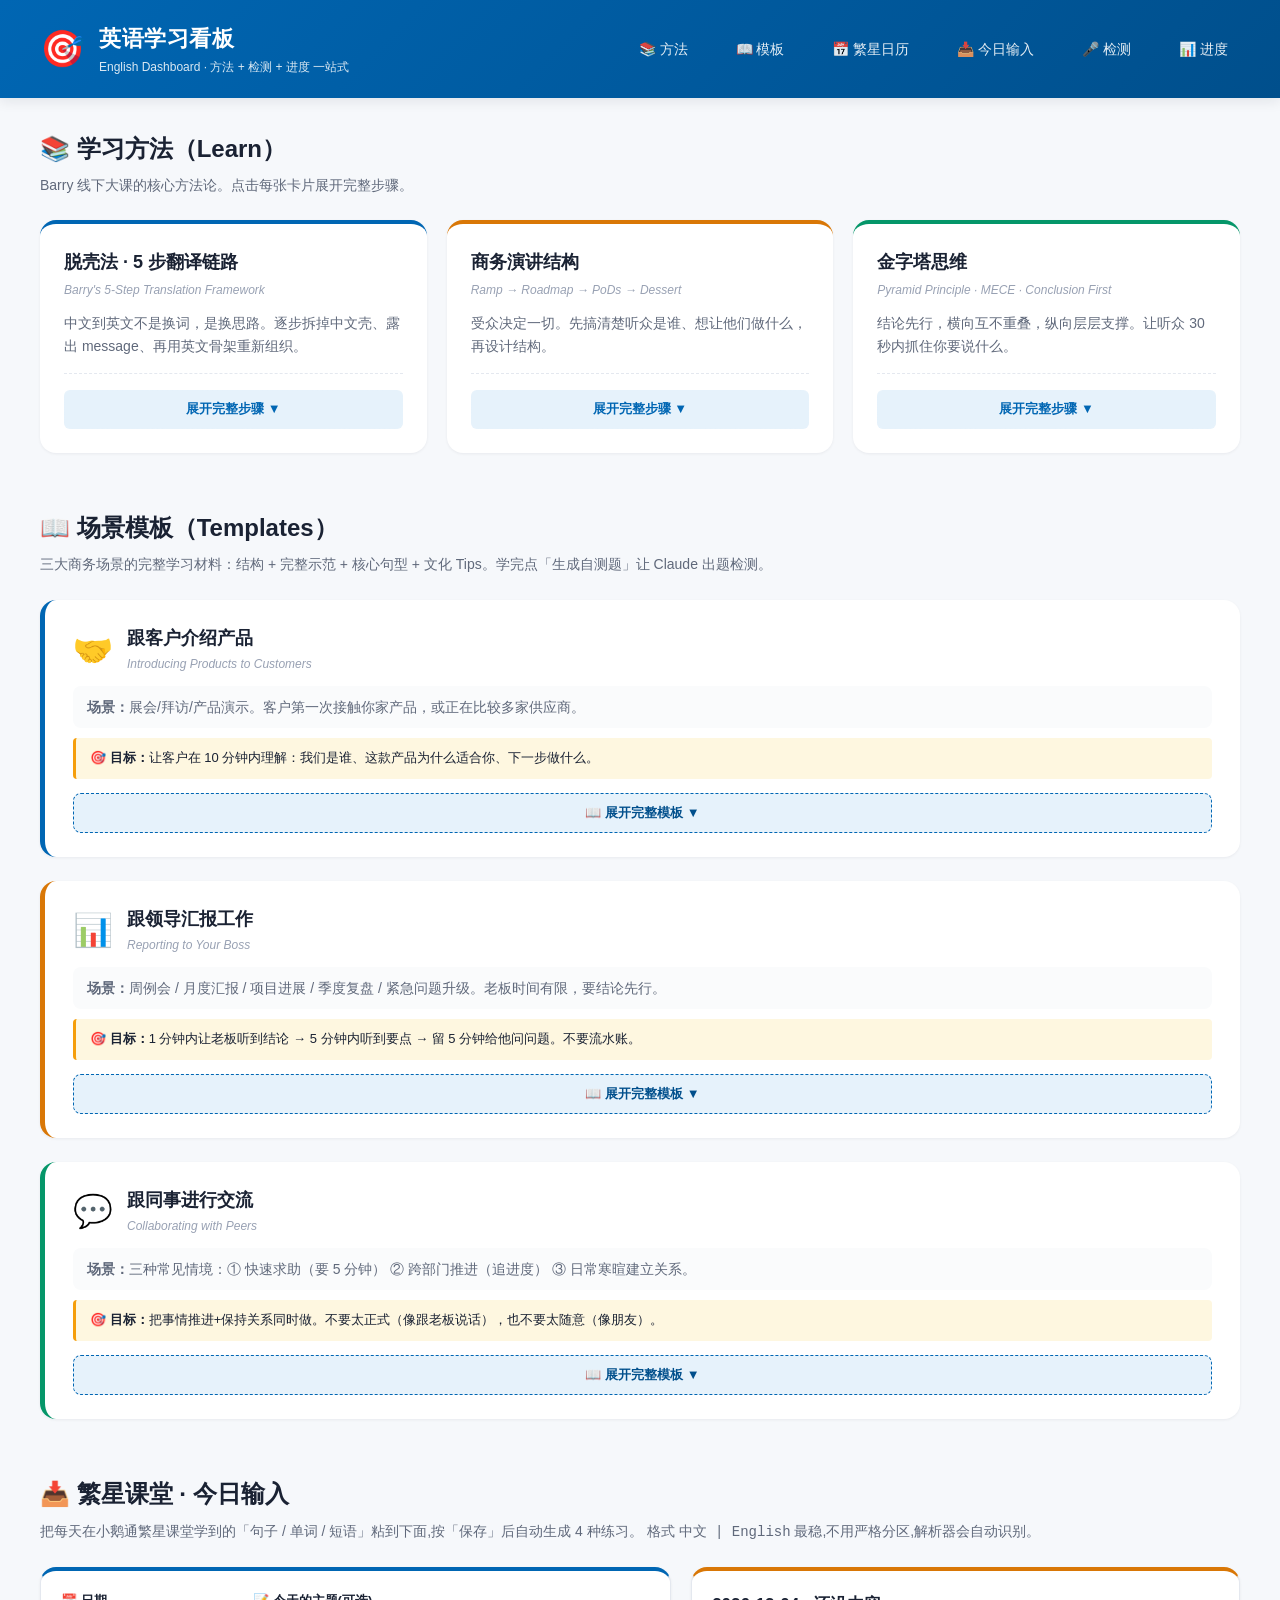
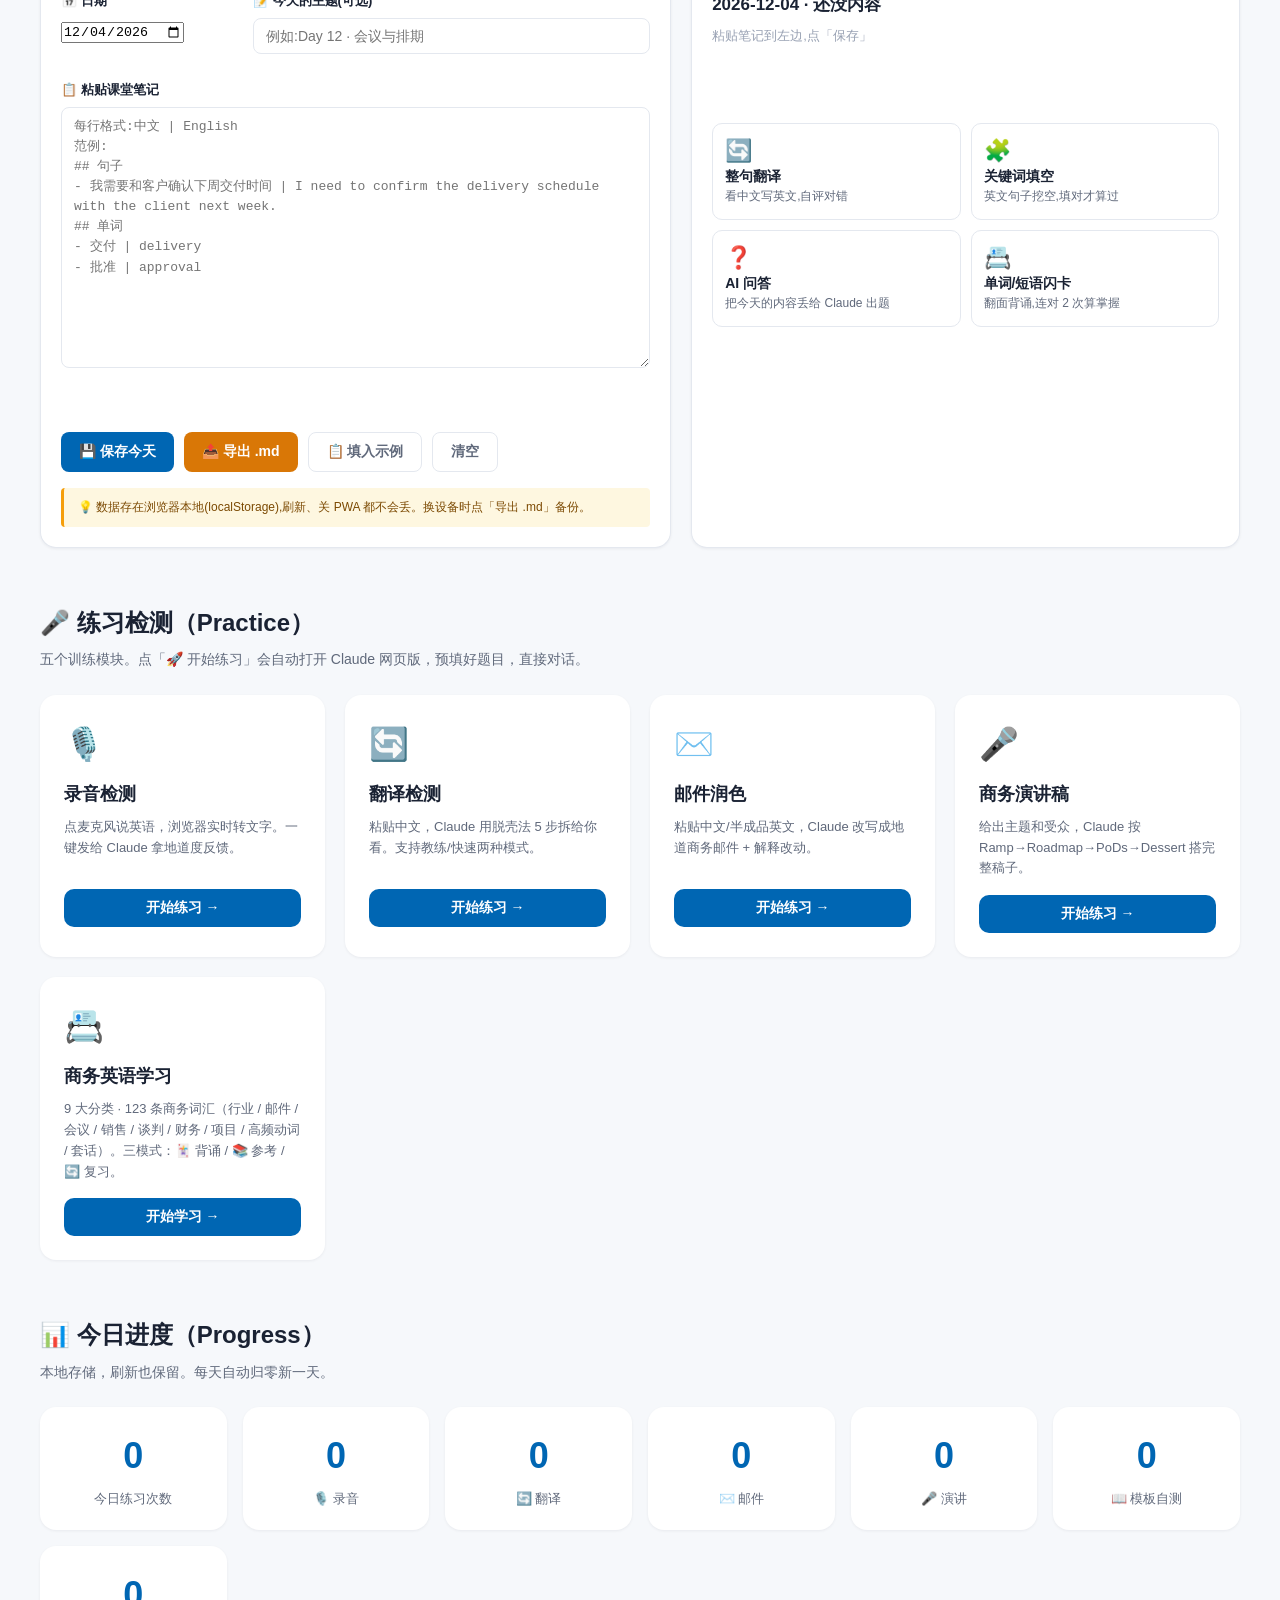
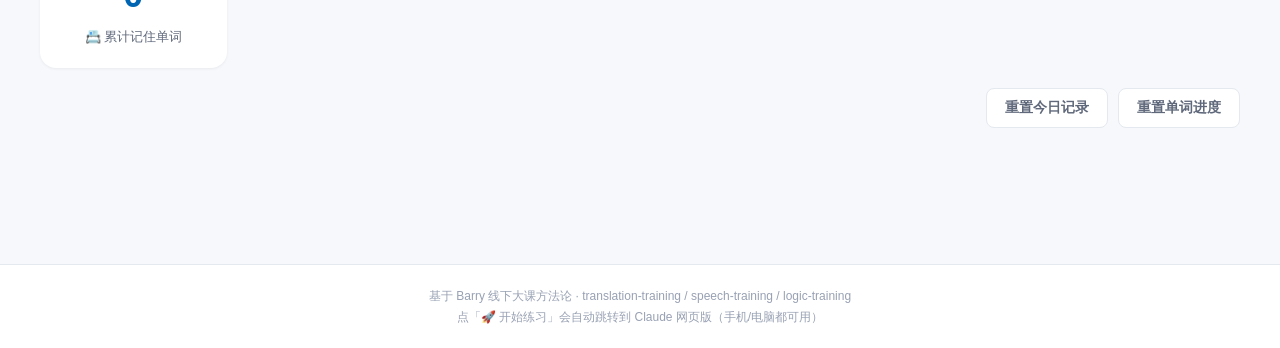
<file: index.html>
<!DOCTYPE html>
<html lang="zh-CN">
<head>
  <meta charset="UTF-8">
  <meta name="viewport" content="width=device-width, initial-scale=1.0, viewport-fit=cover, user-scalable=yes">
  <title>英语学习看板 · English Dashboard</title>

  <!-- ========== PWA / 手机 APP 支持 ========== -->
  <link rel="manifest" href="manifest.json">
  <meta name="theme-color" content="#0066b3">
  <meta name="description" content="Lina 的英语学习看板 · 方法 + 检测 + 进度一站式">

  <!-- iOS Safari 专用：让"加到主屏"后像原生 APP 一样全屏 -->
  <meta name="apple-mobile-web-app-capable" content="yes">
  <meta name="mobile-web-app-capable" content="yes">
  <meta name="apple-mobile-web-app-status-bar-style" content="black-translucent">
  <meta name="apple-mobile-web-app-title" content="英语看板">
  <link rel="apple-touch-icon" href="icons/apple-touch-icon.png">
  <link rel="icon" type="image/png" sizes="32x32" href="icons/favicon-32.png">
  <link rel="icon" type="image/png" sizes="192x192" href="icons/icon-192.png">

  <!-- iOS 启动图（避免打开 APP 时白屏闪现） -->
  <link rel="apple-touch-startup-image" href="icons/splash-1290x2796.png"
        media="(device-width: 430px) and (device-height: 932px) and (-webkit-device-pixel-ratio: 3) and (orientation: portrait)">
  <link rel="apple-touch-startup-image" href="icons/splash-1179x2556.png"
        media="(device-width: 393px) and (device-height: 852px) and (-webkit-device-pixel-ratio: 3) and (orientation: portrait)">
  <link rel="apple-touch-startup-image" href="icons/splash-1284x2778.png"
        media="(device-width: 428px) and (device-height: 926px) and (-webkit-device-pixel-ratio: 3) and (orientation: portrait)">
  <link rel="apple-touch-startup-image" href="icons/splash-1170x2532.png"
        media="(device-width: 390px) and (device-height: 844px) and (-webkit-device-pixel-ratio: 3) and (orientation: portrait)">
  <link rel="apple-touch-startup-image" href="icons/splash-1242x2688.png"
        media="(device-width: 414px) and (device-height: 896px) and (-webkit-device-pixel-ratio: 3) and (orientation: portrait)">
  <link rel="apple-touch-startup-image" href="icons/splash-828x1792.png"
        media="(device-width: 414px) and (device-height: 896px) and (-webkit-device-pixel-ratio: 2) and (orientation: portrait)">
  <link rel="apple-touch-startup-image" href="icons/splash-1125x2436.png"
        media="(device-width: 375px) and (device-height: 812px) and (-webkit-device-pixel-ratio: 3) and (orientation: portrait)">
  <link rel="apple-touch-startup-image" href="icons/splash-1242x2208.png"
        media="(device-width: 414px) and (device-height: 736px) and (-webkit-device-pixel-ratio: 3) and (orientation: portrait)">
  <link rel="apple-touch-startup-image" href="icons/splash-750x1334.png"
        media="(device-width: 375px) and (device-height: 667px) and (-webkit-device-pixel-ratio: 2) and (orientation: portrait)">
  <link rel="apple-touch-startup-image" href="icons/splash-640x1136.png"
        media="(device-width: 320px) and (device-height: 568px) and (-webkit-device-pixel-ratio: 2) and (orientation: portrait)">

  <link rel="stylesheet" href="styles.css?v=11">
</head>
<body>
  <header class="top-bar">
    <div class="brand">
      <span class="logo">🎯</span>
      <div class="titles">
        <h1>英语学习看板</h1>
        <p class="subtitle">English Dashboard · 方法 + 检测 + 进度 一站式</p>
      </div>
    </div>
    <nav class="nav-links">
      <a href="#methods">📚 方法</a>
      <a href="#templates">📖 模板</a>
      <a href="fanxing-calendar.html">📅 繁星日历</a>
      <a href="#fanxing">📥 今日输入</a>
      <a href="#practice">🎤 检测</a>
      <a href="#progress">📊 进度</a>
      <button id="pwa-install-btn" class="install-btn" hidden>📲 安装到桌面</button>
    </nav>
  </header>

  <main>
    <!-- ============== 方法区 ============== -->
    <section id="methods" class="section">
      <div class="section-header">
        <h2>📚 学习方法（Learn）</h2>
        <p class="section-desc">Barry 线下大课的核心方法论。点击每张卡片展开完整步骤。</p>
      </div>
      <div id="methods-container" class="methods-grid">
        <!-- JS 动态渲染 -->
      </div>
    </section>

    <!-- ============== 场景模板区 ============== -->
    <section id="templates" class="section">
      <div class="section-header">
        <h2>📖 场景模板（Templates）</h2>
        <p class="section-desc">三大商务场景的完整学习材料：结构 + 完整示范 + 核心句型 + 文化 Tips。学完点「生成自测题」让 Claude 出题检测。</p>
      </div>
      <div id="templates-container" class="templates-grid">
        <!-- JS 动态渲染 -->
      </div>
    </section>

    <!-- ============== 繁星课堂输入区 ============== -->
    <section id="fanxing" class="section">
      <div class="section-header">
        <h2>📥 繁星课堂 · 今日输入</h2>
        <p class="section-desc">
          把每天在小鹅通繁星课堂学到的「句子 / 单词 / 短语」粘到下面,按「保存」后自动生成 4 种练习。
          格式 <code>中文 | English</code> 最稳,不用严格分区,解析器会自动识别。
        </p>
      </div>

      <div class="fanxing-layout">
        <!-- 左:输入卡片 -->
        <article class="fanxing-input-card">
          <div class="fanxing-meta-row">
            <div class="field">
              <label>📅 日期</label>
              <input id="fx-date" type="date" />
            </div>
            <div class="field">
              <label>📝 今天的主题(可选)</label>
              <input id="fx-title" type="text" placeholder="例如:Day 12 · 会议与排期" />
            </div>
          </div>

          <div class="field">
            <label>📋 粘贴课堂笔记</label>
            <textarea id="fx-input" rows="12"
              placeholder="每行格式:中文 | English
范例:
## 句子
- 我需要和客户确认下周交付时间 | I need to confirm the delivery schedule with the client next week.
## 单词
- 交付 | delivery
- 批准 | approval"></textarea>
          </div>

          <div id="fx-parse-preview" class="fx-parse-preview"></div>

          <div class="actions-row">
            <button id="fx-save" class="primary-btn">💾 保存今天</button>
            <button id="fx-export" class="secondary-btn">📤 导出 .md</button>
            <button id="fx-template" class="ghost-btn">📋 填入示例</button>
            <button id="fx-clear" class="ghost-btn">清空</button>
          </div>
          <div class="tip">
            💡 数据存在浏览器本地(localStorage),刷新、关 PWA 都不会丢。换设备时点「导出 .md」备份。
          </div>
        </article>

        <!-- 右:今日练习卡片 -->
        <article class="fanxing-practice-card">
          <div class="fx-day-header">
            <h3 id="fx-day-title">还没有今天的数据</h3>
            <div id="fx-day-stats" class="fx-day-stats"></div>
          </div>

          <div id="fx-history" class="fx-history"></div>

          <div class="fx-practice-buttons">
            <button class="fx-mode-btn" data-action="open" data-target="fx-translation-panel">
              <div class="fx-mode-icon">🔄</div>
              <div class="fx-mode-title">整句翻译</div>
              <div class="fx-mode-desc">看中文写英文,自评对错</div>
            </button>
            <button class="fx-mode-btn" data-action="open" data-target="fx-cloze-panel">
              <div class="fx-mode-icon">🧩</div>
              <div class="fx-mode-title">关键词填空</div>
              <div class="fx-mode-desc">英文句子挖空,填对才算过</div>
            </button>
            <button class="fx-mode-btn" data-action="open" data-target="fx-qa-panel">
              <div class="fx-mode-icon">❓</div>
              <div class="fx-mode-title">AI 问答</div>
              <div class="fx-mode-desc">把今天的内容丢给 Claude 出题</div>
            </button>
            <button class="fx-mode-btn" data-action="open" data-target="fx-flashcard-panel">
              <div class="fx-mode-icon">📇</div>
              <div class="fx-mode-title">单词/短语闪卡</div>
              <div class="fx-mode-desc">翻面背诵,连对 2 次算掌握</div>
            </button>
          </div>
        </article>
      </div>

      <!-- ============== 繁星练习面板 1 · 整句翻译 ============== -->
      <div id="fx-translation-panel" class="tool-panel hidden">
        <div class="panel-header">
          <h4>🔄 整句翻译检测</h4>
          <button class="close-btn" data-action="close">×</button>
        </div>
        <div class="panel-body">
          <div id="fx-trans-empty" class="fx-empty-state hidden">
            <p>今天还没有句子数据。先在上面粘贴课堂笔记并保存。</p>
          </div>
          <div id="fx-trans-body">
            <div class="fx-progress-bar">
              <span id="fx-trans-idx">1 / 1</span>
              <span id="fx-trans-mastery" class="fx-mastery-chip">⚪ 新</span>
            </div>
            <div class="field">
              <label>📝 中文</label>
              <div id="fx-trans-cn" class="fx-display-cn">—</div>
            </div>
            <div class="field">
              <label>✍️ 写出你的英文</label>
              <textarea id="fx-trans-input" rows="3" placeholder="写完点「查看答案」对比..."></textarea>
            </div>
            <div class="actions-row">
              <button id="fx-trans-reveal" class="primary-btn">👁 查看答案</button>
              <button id="fx-trans-speak" class="ghost-btn" title="朗读标准答案">🔊 读</button>
              <button id="fx-trans-send" class="ghost-btn">🚀 让 Claude 点评</button>
            </div>
            <div id="fx-trans-answer" class="fx-answer-box hidden">
              <label>✅ 参考答案</label>
              <div id="fx-trans-en" class="fx-display-en">—</div>
              <div class="actions-row">
                <button id="fx-trans-correct" class="primary-btn">✅ 写对了</button>
                <button id="fx-trans-wrong" class="secondary-btn">❌ 差得远</button>
                <button id="fx-trans-next" class="ghost-btn">下一句 →</button>
              </div>
            </div>
          </div>
        </div>
      </div>

      <!-- ============== 繁星练习面板 2 · 填空 ============== -->
      <div id="fx-cloze-panel" class="tool-panel hidden">
        <div class="panel-header">
          <h4>🧩 关键词填空</h4>
          <button class="close-btn" data-action="close">×</button>
        </div>
        <div class="panel-body">
          <div id="fx-cloze-empty" class="fx-empty-state hidden">
            <p>今天还没有句子数据。</p>
          </div>
          <div id="fx-cloze-body">
            <div class="fx-progress-bar">
              <span id="fx-cloze-idx">1 / 1</span>
              <span id="fx-cloze-mastery" class="fx-mastery-chip">⚪ 新</span>
            </div>
            <div class="field">
              <label>📝 中文提示</label>
              <div id="fx-cloze-cn" class="fx-display-cn">—</div>
            </div>
            <div class="field">
              <label>🧩 在空格里填关键词</label>
              <div id="fx-cloze-sentence" class="fx-cloze-sentence">—</div>
            </div>
            <div class="actions-row">
              <button id="fx-cloze-check" class="primary-btn">✅ 检查</button>
              <button id="fx-cloze-reveal" class="secondary-btn">👁 直接看答案</button>
              <button id="fx-cloze-speak" class="ghost-btn" title="朗读完整句">🔊</button>
              <button id="fx-cloze-next" class="ghost-btn">下一题 →</button>
            </div>
            <div id="fx-cloze-result" class="fx-result-box hidden"></div>
          </div>
        </div>
      </div>

      <!-- ============== 繁星练习面板 3 · AI 问答 ============== -->
      <div id="fx-qa-panel" class="tool-panel hidden">
        <div class="panel-header">
          <h4>❓ AI 问答(基于今天的内容)</h4>
          <button class="close-btn" data-action="close">×</button>
        </div>
        <div class="panel-body">
          <div id="fx-qa-empty" class="fx-empty-state hidden">
            <p>今天还没有任何数据。</p>
          </div>
          <div id="fx-qa-body">
            <div class="field">
              <label>🎯 选一种出题方式</label>
              <select id="fx-qa-style">
                <option value="random">🎲 综合出题(翻译 + 造句 + 换说法)</option>
                <option value="translation">🔄 全部中译英</option>
                <option value="create">✍️ 用今天的词造 5 个新句子</option>
                <option value="scenario">🏢 丢到真实业务场景里练(ITW 销售)</option>
                <option value="weak">⚠️ 只针对我标"没记住"的</option>
              </select>
            </div>
            <div class="field">
              <label>📊 题量</label>
              <select id="fx-qa-count">
                <option value="5">5 题</option>
                <option value="10" selected>10 题</option>
                <option value="all">全部今天的内容</option>
              </select>
            </div>
            <div class="actions-row">
              <button id="fx-qa-send" class="primary-btn">🚀 让 Claude 出题</button>
            </div>
            <div class="tip">
              💡 点完会自动开 Claude 网页版,已经把今天的句子/单词/短语填进 prompt 了。
              iPhone 和电脑都能用。
            </div>
          </div>
        </div>
      </div>

      <!-- ============== 繁星练习面板 4 · 单词闪卡 ============== -->
      <div id="fx-flashcard-panel" class="tool-panel hidden">
        <div class="panel-header">
          <h4>📇 单词 / 短语闪卡</h4>
          <button class="close-btn" data-action="close">×</button>
        </div>
        <div class="panel-body">
          <div id="fx-fc-empty" class="fx-empty-state hidden">
            <p>今天还没有单词 / 短语数据。</p>
          </div>
          <div id="fx-fc-body">
            <div class="fx-progress-bar">
              <span id="fx-fc-idx">1 / 1</span>
              <span id="fx-fc-mastery" class="fx-mastery-chip">⚪ 新</span>
            </div>
            <div id="fx-fc-card" class="flashcard">
              <div class="card-face card-front">
                <div class="card-label">中文</div>
                <div class="card-content" id="fx-fc-cn">—</div>
                <div class="card-hint">点击卡片翻面 ↻</div>
              </div>
              <div class="card-face card-back">
                <div class="card-label">English</div>
                <div class="card-content" id="fx-fc-en">—</div>
                <div class="speak-row">
                  <button id="fx-fc-speak" class="speak-btn" title="朗读">🔊</button>
                  <button id="fx-fc-speak-slow" class="speak-btn" title="慢速朗读">🐢</button>
                </div>
              </div>
            </div>
            <div class="flashcard-controls">
              <button id="fx-fc-prev" class="ghost-btn">← 上一张</button>
              <button id="fx-fc-wrong" class="secondary-btn">❌ 没记住</button>
              <button id="fx-fc-correct" class="primary-btn">✅ 记住了</button>
              <button id="fx-fc-next" class="ghost-btn">下一张 →</button>
            </div>
            <div class="tip">💡 连续答对 2 次算"已掌握",下次默认不再抽到。</div>
          </div>
        </div>
      </div>
    </section>

    <!-- ============== 检测区 ============== -->
    <section id="practice" class="section">
      <div class="section-header">
        <h2>🎤 练习检测（Practice）</h2>
        <p class="section-desc">五个训练模块。点「🚀 开始练习」会自动打开 Claude 网页版，预填好题目，直接对话。</p>
      </div>

      <div class="tool-grid">
        <!-- 1. 录音检测 -->
        <article class="tool-card" data-tool="recording">
          <div class="tool-icon">🎙️</div>
          <h3>录音检测</h3>
          <p class="tool-desc">点麦克风说英语，浏览器实时转文字。一键发给 Claude 拿地道度反馈。</p>
          <button class="tool-btn" data-action="open" data-target="recording-panel">开始练习 →</button>

          <div id="recording-panel" class="tool-panel hidden">
            <div class="panel-header">
              <h4>录音检测 · Speech Practice</h4>
              <button class="close-btn" data-action="close">×</button>
            </div>
            <div class="panel-body">
              <div class="recording-controls">
                <button id="rec-start" class="primary-btn">🎙️ 开始录音</button>
                <button id="rec-stop" class="secondary-btn" disabled>⏹ 停止</button>
                <span id="rec-status" class="status-indicator">未启动</span>
              </div>
              <div class="field">
                <label>🎯 你想练什么场景？（给 Claude 反馈做参考）</label>
                <input id="rec-context" type="text" placeholder="例如：跟外国客户介绍新产品、开季度汇报会、客户投诉处理…" />
              </div>
              <div class="field">
                <label>📝 实时转写结果</label>
                <div id="rec-transcript" class="transcript-box" contenteditable="true" data-placeholder="这里会显示你说的英文……你也可以手动编辑"></div>
              </div>
              <div class="actions-row">
                <button id="rec-copy-prompt" class="primary-btn">🚀 让 Claude 给我反馈</button>
                <button id="rec-clear" class="ghost-btn">清空</button>
              </div>
              <div class="tip">
                💡 <b>浏览器兼容：</b>Chrome / Edge 最佳。Firefox 暂不支持 Web Speech API。
              </div>
            </div>
          </div>
        </article>

        <!-- 2. 翻译检测 -->
        <article class="tool-card" data-tool="translation">
          <div class="tool-icon">🔄</div>
          <h3>翻译检测</h3>
          <p class="tool-desc">粘贴中文，Claude 用脱壳法 5 步拆给你看。支持教练/快速两种模式。</p>
          <button class="tool-btn" data-action="open" data-target="translation-panel">开始练习 →</button>

          <div id="translation-panel" class="tool-panel hidden">
            <div class="panel-header">
              <h4>翻译检测 · Translation Practice</h4>
              <button class="close-btn" data-action="close">×</button>
            </div>
            <div class="panel-body">
              <div class="field">
                <label>📝 要翻译的中文</label>
                <textarea id="trans-source" rows="5" placeholder="粘贴你需要翻译的中文..."></textarea>
              </div>
              <div class="field-row">
                <div class="field">
                  <label>🎯 给谁看/听</label>
                  <select id="trans-audience">
                    <option value="客户">客户</option>
                    <option value="上级">上级/老板</option>
                    <option value="跨部门同事">跨部门同事</option>
                    <option value="外部合作方">外部合作方</option>
                    <option value="全员">全体员工</option>
                  </select>
                </div>
                <div class="field">
                  <label>📊 你的英语水平</label>
                  <select id="trans-level">
                    <option value="B1 中等">B1 中等</option>
                    <option value="B2 中高" selected>B2 中高</option>
                    <option value="C1 高级">C1 高级</option>
                    <option value="A2 基础">A2 基础</option>
                  </select>
                </div>
                <div class="field">
                  <label>🎓 模式</label>
                  <select id="trans-mode">
                    <option value="快速">快速（直接出翻译+解释）</option>
                    <option value="教练">教练（带我一步步走）</option>
                  </select>
                </div>
              </div>
              <div class="actions-row">
                <button class="primary-btn" data-copy="translation">🚀 开始练习</button>
                <button class="ghost-btn" data-clear="translation">清空</button>
              </div>
            </div>
          </div>
        </article>

        <!-- 3. 邮件润色 -->
        <article class="tool-card" data-tool="email">
          <div class="tool-icon">✉️</div>
          <h3>邮件润色</h3>
          <p class="tool-desc">粘贴中文/半成品英文，Claude 改写成地道商务邮件 + 解释改动。</p>
          <button class="tool-btn" data-action="open" data-target="email-panel">开始练习 →</button>

          <div id="email-panel" class="tool-panel hidden">
            <div class="panel-header">
              <h4>邮件润色 · Email Polishing</h4>
              <button class="close-btn" data-action="close">×</button>
            </div>
            <div class="panel-body">
              <div class="field">
                <label>📨 原邮件（中文或半成品英文）</label>
                <textarea id="email-source" rows="7" placeholder="例如：Hi John,&#10;I want to confirm our meeting next week.&#10;Please let me know..."></textarea>
              </div>
              <div class="field-row">
                <div class="field">
                  <label>🎯 目的</label>
                  <select id="email-purpose">
                    <option value="跟进/push 进度">跟进 / push 进度</option>
                    <option value="客户询价或报价">客户询价 / 报价</option>
                    <option value="交付确认">交付确认</option>
                    <option value="请求信息">请求信息</option>
                    <option value="道歉 / 解释">道歉 / 解释</option>
                    <option value="推广 / 市场">推广 / 市场邮件</option>
                    <option value="拒绝 / 婉拒">拒绝 / 婉拒</option>
                  </select>
                </div>
                <div class="field">
                  <label>🤝 关系</label>
                  <select id="email-tone">
                    <option value="正式 - 新客户">正式 - 新客户</option>
                    <option value="商务 - 熟悉的客户">商务 - 熟悉客户</option>
                    <option value="轻松 - 内部同事">轻松 - 内部同事</option>
                    <option value="严肃 - 高层 / VIP">严肃 - 高层 / VIP</option>
                  </select>
                </div>
              </div>
              <div class="actions-row">
                <button class="primary-btn" data-copy="email">🚀 开始练习</button>
                <button class="ghost-btn" data-clear="email">清空</button>
              </div>
            </div>
          </div>
        </article>

        <!-- 4. 演讲稿 -->
        <article class="tool-card" data-tool="speech">
          <div class="tool-icon">🎤</div>
          <h3>商务演讲稿</h3>
          <p class="tool-desc">给出主题和受众，Claude 按 Ramp→Roadmap→PoDs→Dessert 搭完整稿子。</p>
          <button class="tool-btn" data-action="open" data-target="speech-panel">开始练习 →</button>

          <div id="speech-panel" class="tool-panel hidden">
            <div class="panel-header">
              <h4>演讲稿准备 · Speech Preparation</h4>
              <button class="close-btn" data-action="close">×</button>
            </div>
            <div class="panel-body">
              <div class="field">
                <label>🎯 演讲主题</label>
                <input id="speech-topic" type="text" placeholder="例如：Q2 销售复盘 + Q3 策略 / 新产品向客户介绍 / 跨部门推动方案…" />
              </div>
              <div class="field-row">
                <div class="field">
                  <label>👥 听众是谁</label>
                  <input id="speech-audience" type="text" placeholder="例如：6 位亚太区高管 / 30 位销售同事 / 客户采购团队…" />
                </div>
                <div class="field">
                  <label>⏱ 时长</label>
                  <select id="speech-duration">
                    <option value="5 分钟">5 分钟</option>
                    <option value="10 分钟" selected>10 分钟</option>
                    <option value="15 分钟">15 分钟</option>
                    <option value="20 分钟">20 分钟</option>
                    <option value="30 分钟">30 分钟</option>
                  </select>
                </div>
                <div class="field">
                  <label>📊 结构</label>
                  <select id="speech-structure">
                    <option value="标准结构">标准（PoD1-2-3）</option>
                    <option value="高管汇报结构">高管汇报（结论先行）</option>
                  </select>
                </div>
              </div>
              <div class="field">
                <label>📝 已有素材/要点（可选，越详细产出越精准）</label>
                <textarea id="speech-material" rows="4" placeholder="例如：完成 108% 目标、拿下 3 个新客户、团队下半年要冲 20% 增长…"></textarea>
              </div>
              <div class="actions-row">
                <button class="primary-btn" data-copy="speech">🚀 开始练习</button>
                <button class="ghost-btn" data-clear="speech">清空</button>
              </div>
            </div>
          </div>
        </article>

        <!-- 5. 术语卡片 -->
        <article class="tool-card" data-tool="vocab">
          <div class="tool-icon">📇</div>
          <h3>商务英语学习</h3>
          <p class="tool-desc">9 大分类 · 123 条商务词汇（行业 / 邮件 / 会议 / 销售 / 谈判 / 财务 / 项目 / 高频动词 / 套话）。三模式：🃏 背诵 / 📚 参考 / 🔄 复习。</p>
          <button class="tool-btn" data-action="open" data-target="vocab-panel">开始学习 →</button>

          <div id="vocab-panel" class="tool-panel hidden">
            <div class="panel-header">
              <h4>商务英语学习 · Business English Vocab</h4>
              <button class="close-btn" data-action="close">×</button>
            </div>
            <div class="panel-body">
              <!-- ===== 三模式切换 ===== -->
              <div class="vocab-modes">
                <button class="mode-btn active" data-mode="flashcard">🃏 词卡背诵</button>
                <button class="mode-btn" data-mode="glossary">📚 词汇表</button>
                <button class="mode-btn" data-mode="review">🔄 复习队列</button>
              </div>

              <!-- ===== 模式 A · 词卡背诵（翻面 + 标记） ===== -->
              <div id="vocab-view-flashcard" class="vocab-view">
                <div class="field">
                  <label>📂 选择分类</label>
                  <div id="vocab-category-tabs" class="category-tabs"></div>
                </div>
                <div class="flashcard-area">
                  <div id="flashcard" class="flashcard">
                    <div class="card-face card-front">
                      <div class="card-label">中文</div>
                      <div class="card-content" id="card-cn">选一个分类开始</div>
                      <div class="card-hint">点击卡片翻面 ↻</div>
                    </div>
                    <div class="card-face card-back">
                      <div class="card-label">English</div>
                      <div class="card-content" id="card-en"></div>
                      <div class="speak-row">
                        <button id="speak-word" class="speak-btn" title="正常速度朗读">🔊</button>
                        <button id="speak-word-slow" class="speak-btn" title="慢速朗读">🐢</button>
                        <button id="speak-example" class="speak-btn speak-btn-sm" title="朗读例句">📖 Example</button>
                      </div>
                      <div class="card-example" id="card-example"></div>
                    </div>
                  </div>
                  <div class="flashcard-progress" id="card-progress"></div>
                  <div class="flashcard-controls">
                    <button id="card-prev" class="ghost-btn">← 上一张</button>
                    <button id="card-forget" class="secondary-btn">❌ 没记住</button>
                    <button id="card-remember" class="primary-btn">✅ 记住了</button>
                    <button id="card-next" class="ghost-btn">下一张 →</button>
                  </div>
                </div>
              </div>

              <!-- ===== 模式 B · 词汇表（参考/搜索） ===== -->
              <div id="vocab-view-glossary" class="vocab-view hidden">
                <div class="glossary-search-row">
                  <input type="search" id="vocab-search" placeholder="🔍 搜索中文或英文…例如：align / 对齐 / escalate"
                         autocomplete="off" autocorrect="off" autocapitalize="off" spellcheck="false" />
                  <button id="vocab-search-clear" class="ghost-btn" title="清除搜索">×</button>
                </div>
                <div id="vocab-glossary-stats" class="glossary-stats"></div>
                <div id="vocab-glossary-content" class="glossary-content"></div>
              </div>

              <!-- ===== 模式 C · 复习队列（智能浮出"该复习的") ===== -->
              <div id="vocab-view-review" class="vocab-view hidden">
                <div id="vocab-review-summary" class="review-summary"></div>
                <div id="vocab-review-content" class="review-content"></div>
              </div>
            </div>
          </div>
        </article>
      </div>
    </section>

    <!-- ============== 进度区 ============== -->
    <section id="progress" class="section">
      <div class="section-header">
        <h2>📊 今日进度（Progress）</h2>
        <p class="section-desc">本地存储，刷新也保留。每天自动归零新一天。</p>
      </div>
      <div class="stats-grid" id="stats-grid">
        <!-- JS 动态渲染 -->
      </div>
      <div class="stats-actions">
        <button id="reset-stats" class="ghost-btn">重置今日记录</button>
        <button id="reset-vocab" class="ghost-btn">重置单词进度</button>
      </div>
    </section>
  </main>

  <!-- Toast 提示 -->
  <div id="toast" class="toast"></div>

  <footer class="bottom-bar">
    <p>基于 Barry 线下大课方法论 · translation-training / speech-training / logic-training</p>
    <p>点「🚀 开始练习」会自动跳转到 Claude 网页版（手机/电脑都可用）</p>
  </footer>

  <script src="data/methods.js?v=9"></script>
  <script src="data/vocab.js?v=9"></script>
  <script src="data/templates.js?v=9"></script>
  <script src="app.js?v=9"></script>

  <!-- ========== Service Worker 注册：让 PWA 能离线用 ========== -->
  <script>
    if ('serviceWorker' in navigator) {
      window.addEventListener('load', () => {
        navigator.serviceWorker
          .register('sw.js')
          .then((reg) => console.log('[PWA] Service Worker 已注册，scope:', reg.scope))
          .catch((err) => console.warn('[PWA] Service Worker 注册失败（不影响网页使用）:', err));
      });
    }

    // "安装到主屏"按钮（Android Chrome 支持）
    let deferredPrompt = null;
    window.addEventListener('beforeinstallprompt', (e) => {
      e.preventDefault();
      deferredPrompt = e;
      const btn = document.getElementById('pwa-install-btn');
      if (btn) btn.hidden = false;
    });
    window.addEventListener('DOMContentLoaded', () => {
      const btn = document.getElementById('pwa-install-btn');
      if (!btn) return;
      btn.addEventListener('click', async () => {
        if (!deferredPrompt) return;
        deferredPrompt.prompt();
        const { outcome } = await deferredPrompt.userChoice;
        console.log('[PWA] 安装结果:', outcome);
        deferredPrompt = null;
        btn.hidden = true;
      });
    });
  </script>
</body>
</html>
</file>
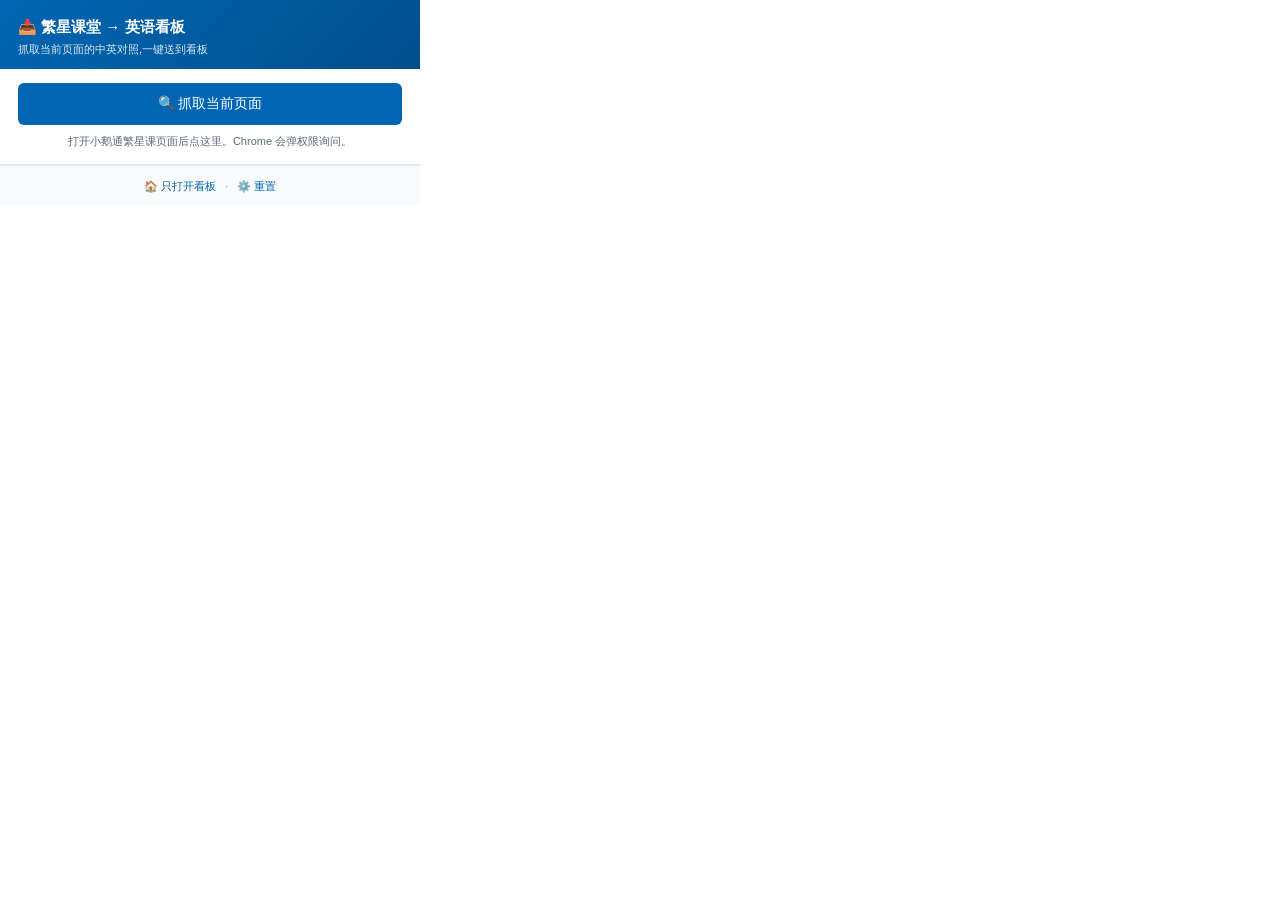
<file: chrome-extension/popup.html>
<!DOCTYPE html>
<html lang="zh-CN">
<head>
  <meta charset="UTF-8">
  <title>繁星抓取</title>
  <link rel="stylesheet" href="popup.css">
</head>
<body>
  <header>
    <h1>📥 繁星课堂 → 英语看板</h1>
    <p class="tagline">抓取当前页面的中英对照,一键送到看板</p>
  </header>

  <section id="capture-section">
    <button id="scrape-btn" class="primary">🔍 抓取当前页面</button>
    <div id="scrape-hint" class="hint">打开小鹅通繁星课页面后点这里。Chrome 会弹权限询问。</div>
  </section>

  <section id="result-section" class="hidden">
    <div class="stats-row">
      <span id="stat-count" class="stat">0 条</span>
      <span id="stat-cn" class="stat stat-cn">中 0</span>
      <span id="stat-en" class="stat stat-en">英 0</span>
      <span id="stat-pairs" class="stat stat-pair">配对 0</span>
    </div>

    <div class="field">
      <label>📝 页面标题</label>
      <div id="page-title" class="display">—</div>
    </div>

    <details id="preview-details" open>
      <summary>👁 预览抓到的内容(前 10 条)</summary>
      <div id="preview-list" class="preview-list"></div>
    </details>

    <details id="raw-details">
      <summary>🔧 调试:看所有候选文本</summary>
      <pre id="raw-dump" class="raw-dump"></pre>
    </details>

    <div class="actions">
      <button id="import-btn" class="primary">🚀 一键导入看板</button>
      <button id="copy-btn" class="secondary">📋 仅复制</button>
      <button id="download-btn" class="ghost">📤 导出 .md</button>
    </div>

    <div class="field">
      <label>🔗 看板地址(可改)</label>
      <input id="dashboard-url" type="url" />
      <div class="tip">默认本地文件。如果你用 python 跑服务器,改成 <code>http://localhost:8765/</code></div>
    </div>
  </section>

  <section id="empty-section" class="hidden">
    <div class="empty">
      <div class="empty-icon">🤷</div>
      <h3>没抓到配对内容</h3>
      <p>这个页面可能没有明显的"中文 + 英文"对照,或者繁星的 DOM 结构需要我针对性适配。</p>
      <p>把页面 URL 发给你的 Claude,说「这个繁星页抓不出,看看 HTML 怎么改规则」。</p>
      <button id="retry-btn" class="secondary">🔄 换个页面试试</button>
      <button id="copy-raw-btn" class="ghost">📋 复制所有页面文字(给 Claude 用)</button>
    </div>
  </section>

  <footer>
    <small>
      <a id="open-dashboard" href="#">🏠 只打开看板</a>
      <span>·</span>
      <a id="settings" href="#">⚙️ 重置</a>
    </small>
  </footer>

  <script src="popup.js"></script>
</body>
</html>
</file>
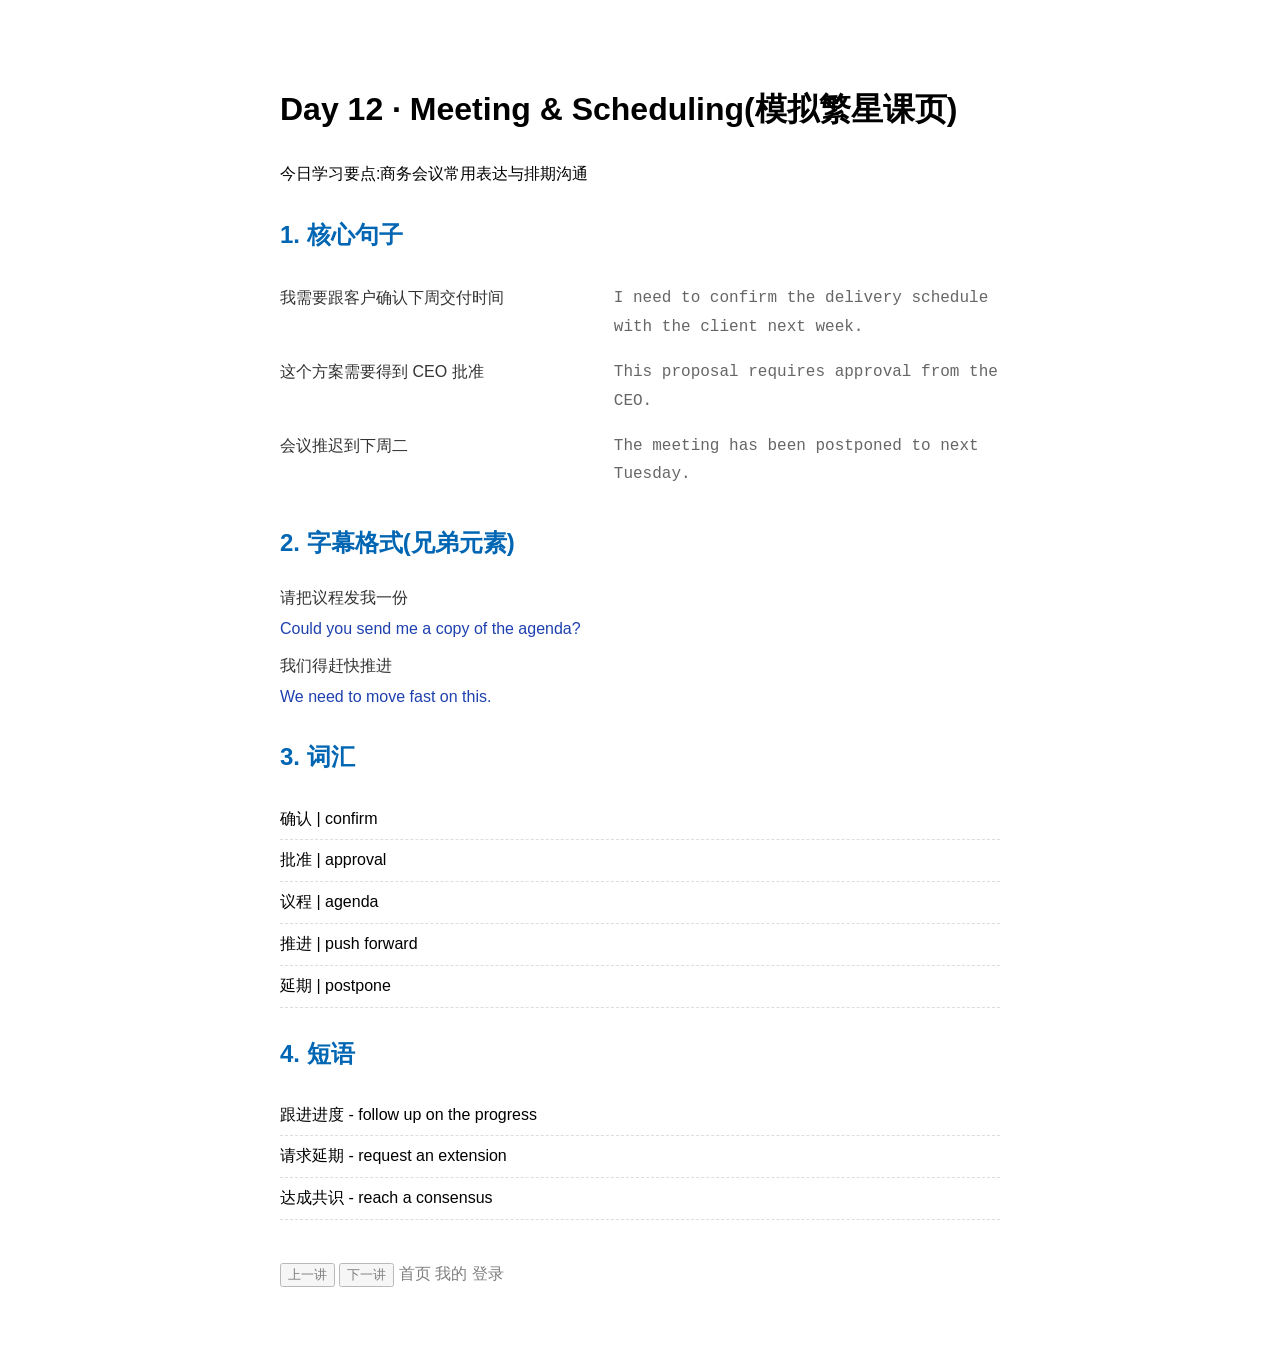
<file: chrome-extension/test-page.html>
<!DOCTYPE html>
<html lang="zh-CN">
<head>
  <meta charset="UTF-8">
  <title>繁星课程 · Day 12 · 会议与排期</title>
  <style>
    body { font-family: "PingFang SC", "Microsoft YaHei", sans-serif; max-width: 720px; margin: 40px auto; padding: 20px; line-height: 1.8; }
    h2 { margin-top: 24px; color: #0066b3; }
    ul { list-style: none; padding: 0; }
    li { padding: 6px 0; border-bottom: 1px dashed #ddd; }
    .sent-row { display: flex; gap: 12px; padding: 8px 0; }
    .sent-cn { flex: 1; color: #333; }
    .sent-en { flex: 1.2; color: #666; font-family: "SF Mono", monospace; }
    .subtitle { margin: 8px 0; }
    .subtitle .cn { color: #333; }
    .subtitle .en { color: #1e40af; display: block; margin-top: 2px; }
  </style>
</head>
<body>
  <h1>Day 12 · Meeting & Scheduling(模拟繁星课页)</h1>
  <p>今日学习要点:商务会议常用表达与排期沟通</p>

  <h2>1. 核心句子</h2>
  <div class="sent-row"><div class="sent-cn">我需要跟客户确认下周交付时间</div><div class="sent-en">I need to confirm the delivery schedule with the client next week.</div></div>
  <div class="sent-row"><div class="sent-cn">这个方案需要得到 CEO 批准</div><div class="sent-en">This proposal requires approval from the CEO.</div></div>
  <div class="sent-row"><div class="sent-cn">会议推迟到下周二</div><div class="sent-en">The meeting has been postponed to next Tuesday.</div></div>

  <h2>2. 字幕格式(兄弟元素)</h2>
  <div class="subtitle"><span class="cn">请把议程发我一份</span><span class="en">Could you send me a copy of the agenda?</span></div>
  <div class="subtitle"><span class="cn">我们得赶快推进</span><span class="en">We need to move fast on this.</span></div>

  <h2>3. 词汇</h2>
  <ul>
    <li>确认 | confirm</li>
    <li>批准 | approval</li>
    <li>议程 | agenda</li>
    <li>推进 | push forward</li>
    <li>延期 | postpone</li>
  </ul>

  <h2>4. 短语</h2>
  <ul>
    <li>跟进进度 - follow up on the progress</li>
    <li>请求延期 - request an extension</li>
    <li>达成共识 - reach a consensus</li>
  </ul>

  <!-- 干扰内容:UI 按钮 -->
  <div style="margin-top:40px;opacity:0.5;">
    <button>上一讲</button> <button>下一讲</button>
    <span>首页</span> <span>我的</span> <span>登录</span>
  </div>
</body>
</html>
</file>
<file: styles.css>
/* ============== 基础重置 ============== */
* {
  margin: 0;
  padding: 0;
  box-sizing: border-box;
}

:root {
  --itw-blue: #0066b3;
  --itw-blue-dark: #004f8c;
  --itw-blue-light: #e6f2fb;
  --accent-orange: #d97706;
  --accent-green: #059669;
  --accent-purple: #7c3aed;
  --bg: #f6f8fb;
  --surface: #ffffff;
  --border: #e4e8ef;
  --text: #1a2233;
  --text-muted: #60697b;
  --text-light: #98a1b3;
  --shadow-sm: 0 1px 3px rgba(16, 24, 40, 0.06);
  --shadow-md: 0 4px 12px rgba(16, 24, 40, 0.08);
  --shadow-lg: 0 12px 32px rgba(16, 24, 40, 0.12);
  --radius: 10px;
  --radius-lg: 16px;
}

body {
  font-family: -apple-system, BlinkMacSystemFont, "Segoe UI", "PingFang SC",
    "Microsoft YaHei", "Helvetica Neue", sans-serif;
  background: var(--bg);
  color: var(--text);
  line-height: 1.6;
  min-height: 100vh;
}

/* ============== 顶部导航 ============== */
.top-bar {
  background: linear-gradient(135deg, var(--itw-blue) 0%, var(--itw-blue-dark) 100%);
  color: #fff;
  padding: 20px 40px;
  display: flex;
  justify-content: space-between;
  align-items: center;
  box-shadow: var(--shadow-md);
  position: sticky;
  top: 0;
  z-index: 100;
}

.brand {
  display: flex;
  align-items: center;
  gap: 14px;
}

.logo {
  font-size: 36px;
}

.titles h1 {
  font-size: 22px;
  font-weight: 700;
  letter-spacing: 0.5px;
}

.subtitle {
  font-size: 12px;
  opacity: 0.85;
  margin-top: 2px;
}

.nav-links {
  display: flex;
  gap: 24px;
}

.nav-links a {
  color: #fff;
  text-decoration: none;
  font-size: 14px;
  opacity: 0.9;
  transition: opacity 0.2s;
  padding: 6px 12px;
  border-radius: 6px;
}

.nav-links a:hover {
  opacity: 1;
  background: rgba(255, 255, 255, 0.15);
}

/* ============== 布局 ============== */
main {
  max-width: 1280px;
  margin: 0 auto;
  padding: 32px 40px 80px;
}

.section {
  margin-bottom: 56px;
  scroll-margin-top: 90px;
}

.section-header {
  margin-bottom: 24px;
}

.section-header h2 {
  font-size: 24px;
  font-weight: 700;
  color: var(--text);
  margin-bottom: 6px;
}

.section-desc {
  font-size: 14px;
  color: var(--text-muted);
}

/* ============== 方法区 ============== */
.methods-grid {
  display: grid;
  grid-template-columns: repeat(auto-fit, minmax(340px, 1fr));
  gap: 20px;
}

.method-card {
  background: var(--surface);
  border-radius: var(--radius-lg);
  padding: 24px;
  box-shadow: var(--shadow-sm);
  border-top: 4px solid var(--itw-blue);
  /* === 防呼吸闪 ===
   * 移除 transform 和 transition：
   * 旧版 hover 时 translateY(-2px)，鼠标停在卡片边缘容易反复
   * 触发 hover/un-hover 让卡片上下抖动，看着像"呼吸灯"。 */
  cursor: pointer;
}

.method-card:hover {
  /* 仅改 shadow 不改 transform，避免抖动 */
  box-shadow: var(--shadow-md);
}

.method-title {
  font-size: 18px;
  font-weight: 700;
  color: var(--text);
  margin-bottom: 4px;
}

.method-subtitle {
  font-size: 12px;
  color: var(--text-light);
  font-style: italic;
  margin-bottom: 12px;
}

.method-intro {
  font-size: 14px;
  color: var(--text-muted);
  margin-bottom: 16px;
  padding-bottom: 16px;
  border-bottom: 1px dashed var(--border);
}

/* === 防屏闪 ===
 * 旧版用 display: none → block 切换，是 0ms 瞬间跳变，
 * 在 PC 端会让下方卡片瞬间被下推 ~540px，眼睛看就是"啪"的一下闪。
 * 改成 max-height + opacity + 300ms transition：
 *   - 展开过程是平滑的下推动画（符合预期，不再是闪）
 *   - 收起也同样平滑
 *   - 2400px 是缓冲值（>当前最长卡片 1737px，留余量）
 */
.method-steps {
  max-height: 0;
  opacity: 0;
  overflow: hidden;
  transition: max-height 0.32s cubic-bezier(0.4, 0, 0.2, 1),
              opacity 0.25s ease,
              margin-top 0.32s ease;
  margin-top: 0;
}

.method-card.expanded .method-steps {
  max-height: 2400px;
  opacity: 1;
  margin-top: 4px;
}

.method-card.expanded .toggle-hint::after {
  content: "收起 ▲";
}

.toggle-hint {
  color: var(--itw-blue);
  font-size: 13px;
  font-weight: 600;
  text-align: center;
  padding: 8px;
  border: 1px dashed var(--itw-blue-light);
  border-radius: 6px;
  background: var(--itw-blue-light);
}

.toggle-hint::after {
  content: "展开完整步骤 ▼";
}

.method-step {
  margin-top: 14px;
  padding: 12px 14px;
  background: #fafbfc;
  border-left: 3px solid var(--itw-blue);
  border-radius: 4px;
}

.step-name {
  font-weight: 600;
  font-size: 14px;
  color: var(--text);
  margin-bottom: 4px;
}

.step-desc {
  font-size: 13px;
  color: var(--text-muted);
  margin-bottom: 8px;
  font-style: italic;
}

.step-points {
  list-style: none;
  padding: 0;
}

.step-points li {
  font-size: 13px;
  padding: 3px 0 3px 18px;
  position: relative;
  color: var(--text);
}

.step-points li::before {
  content: "▸";
  position: absolute;
  left: 4px;
  color: var(--itw-blue);
}

/* ============== 场景模板区 ============== */
.templates-grid {
  display: grid;
  grid-template-columns: 1fr;
  gap: 24px;
}

.template-card {
  background: var(--surface);
  border-radius: var(--radius-lg);
  padding: 24px 28px;
  box-shadow: var(--shadow-sm);
  border-left: 5px solid var(--itw-blue);
  transition: box-shadow 0.2s;
}

.template-card:hover {
  box-shadow: var(--shadow-md);
}

.tmpl-header {
  display: flex;
  align-items: center;
  gap: 14px;
  margin-bottom: 12px;
}

.tmpl-icon {
  font-size: 32px;
  line-height: 1;
}

.tmpl-title {
  font-size: 18px;
  font-weight: 700;
  color: var(--text);
}

.tmpl-subtitle {
  font-size: 12px;
  color: var(--text-light);
  font-style: italic;
  margin-top: 2px;
}

.tmpl-scenario {
  font-size: 14px;
  color: var(--text-muted);
  background: #fafbfc;
  padding: 10px 14px;
  border-radius: 8px;
  margin-bottom: 10px;
}

.tmpl-goal {
  font-size: 13px;
  color: var(--text);
  padding: 10px 14px;
  background: #fef7e0;
  border-left: 3px solid #f59e0b;
  border-radius: 4px;
  margin-bottom: 14px;
}

.tmpl-toggle {
  width: 100%;
  padding: 10px;
  background: var(--itw-blue-light);
  color: var(--itw-blue-dark);
  border: 1px dashed var(--itw-blue);
  border-radius: 8px;
  font-size: 13px;
  font-weight: 600;
  cursor: pointer;
  transition: background 0.15s;
}

.tmpl-toggle:hover {
  background: #d1e8f7;
}

.tmpl-content {
  margin-top: 16px;
  padding-top: 16px;
  border-top: 1px dashed var(--border);
}

.tmpl-content.hidden {
  display: none;
}

.tmpl-section-title {
  font-size: 14px;
  font-weight: 700;
  color: var(--text);
  margin: 18px 0 10px;
  display: flex;
  align-items: center;
  gap: 6px;
}

.tmpl-section-title:first-child {
  margin-top: 0;
}

.tmpl-structure {
  list-style: none;
  counter-reset: step;
  padding: 0;
}

.tmpl-structure li {
  position: relative;
  padding: 6px 0 6px 30px;
  font-size: 13px;
  color: var(--text);
}

.tmpl-structure li::before {
  counter-increment: step;
  content: counter(step);
  position: absolute;
  left: 0;
  top: 6px;
  width: 22px;
  height: 22px;
  background: var(--itw-blue);
  color: #fff;
  border-radius: 50%;
  font-size: 11px;
  font-weight: 700;
  display: flex;
  align-items: center;
  justify-content: center;
}

.sample-dialogue {
  background: #0f172a;
  color: #e2e8f0;
  padding: 18px 22px;
  border-radius: 10px;
  font-size: 14px;
  line-height: 1.75;
  word-wrap: break-word;
  max-height: 500px;
  overflow-y: auto;
}

.sample-dialogue .dlg-para {
  margin-bottom: 16px;
  padding-bottom: 12px;
  border-bottom: 1px dashed rgba(148, 163, 184, 0.25);
}

.sample-dialogue .dlg-para:last-child {
  border-bottom: none;
  margin-bottom: 0;
  padding-bottom: 0;
}

.sample-dialogue .dlg-en {
  font-family: "Consolas", "Courier New", monospace;
  color: #e2e8f0;
  white-space: pre-wrap;
}

.sample-dialogue .dlg-cn {
  display: none;
  margin-top: 8px;
  padding-top: 8px;
  font-size: 13px;
  color: #94a3b8;
  line-height: 1.7;
  border-top: 1px dashed rgba(148, 163, 184, 0.2);
  white-space: pre-wrap;
  font-family: -apple-system, BlinkMacSystemFont, "Segoe UI", "PingFang SC",
    "Microsoft YaHei", sans-serif;
}

.sample-dialogue.show-cn .dlg-cn {
  display: block;
}

.dialogue-btn-toggle {
  background: #7c3aed !important;
}

.dialogue-btn-toggle:hover {
  background: #6d28d9 !important;
}

.patterns-table {
  width: 100%;
  border-collapse: collapse;
  font-size: 13px;
}

.patterns-table th {
  background: var(--itw-blue-light);
  color: var(--itw-blue-dark);
  padding: 9px 12px;
  text-align: left;
  font-weight: 600;
  font-size: 12px;
  border-bottom: 2px solid var(--itw-blue);
}

.patterns-table td {
  padding: 10px 12px;
  border-bottom: 1px solid var(--border);
  vertical-align: top;
}

.patterns-table tr:hover td {
  background: #fafbfc;
}

.patterns-table .pattern-en {
  font-weight: 600;
  color: var(--itw-blue-dark);
}

.patterns-table .pattern-cn {
  color: var(--text);
}

.patterns-table .pattern-usage {
  color: var(--text-muted);
  font-size: 12px;
  font-style: italic;
}

.cultural-tips {
  list-style: none;
  padding: 0;
}

.cultural-tips li {
  padding: 8px 0 8px 26px;
  position: relative;
  font-size: 13px;
  line-height: 1.6;
  color: var(--text);
  border-bottom: 1px dashed var(--border);
}

.cultural-tips li:last-child {
  border-bottom: none;
}

.cultural-tips li::before {
  content: "💡";
  position: absolute;
  left: 0;
  top: 8px;
}

.tmpl-test-bar {
  margin-top: 20px;
  padding: 14px;
  background: linear-gradient(135deg, var(--itw-blue-light) 0%, #e8f4fd 100%);
  border-radius: 10px;
  display: flex;
  justify-content: space-between;
  align-items: center;
  gap: 14px;
  flex-wrap: wrap;
}

.tmpl-test-bar-text {
  font-size: 13px;
  color: var(--itw-blue-dark);
  flex: 1;
  min-width: 200px;
}

.tmpl-test-btn {
  background: var(--itw-blue);
  color: #fff;
  border: none;
  padding: 10px 20px;
  border-radius: 8px;
  font-size: 13px;
  font-weight: 600;
  cursor: pointer;
  transition: background 0.15s;
}

.tmpl-test-btn:hover {
  background: var(--itw-blue-dark);
}

/* 响应式 · 表格在窄屏变纵向 */
@media (max-width: 640px) {
  .patterns-table thead {
    display: none;
  }
  .patterns-table,
  .patterns-table tbody,
  .patterns-table tr,
  .patterns-table td {
    display: block;
    width: 100%;
  }
  .patterns-table tr {
    margin-bottom: 14px;
    padding-bottom: 10px;
    border-bottom: 1px solid var(--border);
  }
  .patterns-table td {
    padding: 3px 0;
    border: none;
  }
  .patterns-table td::before {
    content: attr(data-label) " · ";
    font-weight: 600;
    color: var(--text-muted);
  }
}

/* ============== 检测区 ============== */
.tool-grid {
  display: grid;
  grid-template-columns: repeat(auto-fit, minmax(280px, 1fr));
  gap: 20px;
}

.tool-card {
  background: var(--surface);
  border-radius: var(--radius-lg);
  padding: 24px;
  box-shadow: var(--shadow-sm);
  /* 同 method-card：移除 transform + transition 防止 hover 抖动 */
  position: relative;
}

.tool-card:hover {
  box-shadow: var(--shadow-md);
}

.tool-icon {
  font-size: 32px;
  margin-bottom: 10px;
}

.tool-card h3 {
  font-size: 18px;
  font-weight: 700;
  margin-bottom: 8px;
}

.tool-desc {
  font-size: 13px;
  color: var(--text-muted);
  margin-bottom: 16px;
  min-height: 56px;
}

.tool-btn {
  background: var(--itw-blue);
  color: #fff;
  border: none;
  padding: 10px 18px;
  border-radius: var(--radius);
  font-size: 14px;
  font-weight: 600;
  cursor: pointer;
  width: 100%;
  transition: background 0.15s;
}

.tool-btn:hover {
  background: var(--itw-blue-dark);
}

/* ============== 工具面板（弹层） ============== */
.tool-panel {
  position: fixed;
  top: 0;
  left: 0;
  right: 0;
  bottom: 0;
  background: rgba(16, 24, 40, 0.55);
  z-index: 500;
  display: flex;
  align-items: flex-start;
  justify-content: center;
  padding: 40px 20px;
  overflow-y: auto;
}

.tool-panel.hidden {
  display: none;
}

.panel-header {
  background: var(--itw-blue);
  color: #fff;
  padding: 16px 24px;
  border-top-left-radius: var(--radius-lg);
  border-top-right-radius: var(--radius-lg);
  display: flex;
  justify-content: space-between;
  align-items: center;
  position: sticky;
  top: 0;
  z-index: 10;
}

.panel-header h4 {
  font-size: 17px;
  font-weight: 600;
}

.close-btn {
  background: rgba(255, 255, 255, 0.2);
  border: none;
  color: #fff;
  width: 32px;
  height: 32px;
  border-radius: 50%;
  font-size: 22px;
  cursor: pointer;
  line-height: 0;
  display: flex;
  align-items: center;
  justify-content: center;
}

.close-btn:hover {
  background: rgba(255, 255, 255, 0.35);
}

.tool-panel .panel-body {
  background: var(--surface);
  border-bottom-left-radius: var(--radius-lg);
  border-bottom-right-radius: var(--radius-lg);
  padding: 24px;
  max-width: 720px;
  width: 100%;
  box-shadow: var(--shadow-lg);
  /* === 防屏闪 ===
   * 给 panel-body 一个稳定的最小高度，避免内容重渲（如搜索）时
   * 高度从 0 撑回去导致整个 panel 上下跳。
   * contain: layout 让内部布局变化不外溢到外层。 */
  min-height: 60vh;
  min-height: 60dvh;
  contain: layout;
}

.tool-panel > * {
  max-width: 720px;
  width: 100%;
}

/* Wrap the panel header + body in a single column */
.tool-panel {
  flex-direction: column;
  align-items: center;
}

/* ============== 表单 ============== */
.field {
  margin-bottom: 14px;
}

.field label {
  display: block;
  font-size: 13px;
  font-weight: 600;
  margin-bottom: 6px;
  color: var(--text);
}

.field input[type="text"],
.field select,
.field textarea {
  width: 100%;
  padding: 9px 12px;
  border: 1px solid var(--border);
  border-radius: 8px;
  font-size: 14px;
  font-family: inherit;
  color: var(--text);
  background: #fff;
  transition: border-color 0.15s, box-shadow 0.15s;
}

.field input:focus,
.field select:focus,
.field textarea:focus {
  outline: none;
  border-color: var(--itw-blue);
  box-shadow: 0 0 0 3px var(--itw-blue-light);
}

.field textarea {
  resize: vertical;
  min-height: 90px;
}

.field-row {
  display: grid;
  grid-template-columns: repeat(auto-fit, minmax(160px, 1fr));
  gap: 12px;
  margin-bottom: 14px;
}

.field-row .field {
  margin-bottom: 0;
}

/* ============== 按钮 ============== */
.primary-btn,
.secondary-btn,
.ghost-btn {
  padding: 10px 18px;
  border-radius: 8px;
  font-size: 14px;
  font-weight: 600;
  cursor: pointer;
  border: none;
  transition: all 0.15s;
  font-family: inherit;
}

.primary-btn {
  background: var(--itw-blue);
  color: #fff;
}

.primary-btn:hover {
  background: var(--itw-blue-dark);
}

.primary-btn:disabled {
  background: var(--text-light);
  cursor: not-allowed;
}

.secondary-btn {
  background: var(--accent-orange);
  color: #fff;
}

.secondary-btn:hover {
  background: #b45e05;
}

.secondary-btn:disabled {
  background: var(--text-light);
  cursor: not-allowed;
}

.ghost-btn {
  background: #fff;
  color: var(--text-muted);
  border: 1px solid var(--border);
}

.ghost-btn:hover {
  background: #f4f6fa;
  color: var(--text);
}

.actions-row {
  display: flex;
  gap: 10px;
  margin-top: 18px;
  flex-wrap: wrap;
}

/* ============== 录音 ============== */
.recording-controls {
  display: flex;
  gap: 10px;
  align-items: center;
  margin-bottom: 16px;
  flex-wrap: wrap;
}

.status-indicator {
  font-size: 13px;
  padding: 6px 12px;
  border-radius: 100px;
  background: #f4f6fa;
  color: var(--text-muted);
}

.status-indicator.recording {
  background: #fee2e2;
  color: #b91c1c;
}

.status-indicator.recording::before {
  content: "● ";
  /* blink 动画只在录音中的指示点上跑（一个小红点），
   * 录音停止后会自动消失。如果你看到的"呼吸"在屏幕别处，
   * 那不是这个动画。 */
  animation: blink 1s infinite;
}

@keyframes blink {
  50% { opacity: 0.3; }
}

/* === 全局安全网 ===
 * 如果你的系统设了"减少动画"（macOS / iOS / Windows 都有这个选项），
 * 自动把所有动画 / 过渡停掉，避免任何视觉脉冲。 */
@media (prefers-reduced-motion: reduce) {
  *, *::before, *::after {
    animation-duration: 0.001ms !important;
    animation-iteration-count: 1 !important;
    transition-duration: 0.001ms !important;
    scroll-behavior: auto !important;
  }
}

.transcript-box {
  min-height: 120px;
  padding: 12px 14px;
  border: 1px solid var(--border);
  border-radius: 8px;
  background: #fafbfc;
  font-size: 14px;
  line-height: 1.7;
  color: var(--text);
}

.transcript-box:empty::before {
  content: attr(data-placeholder);
  color: var(--text-light);
  font-style: italic;
}

.transcript-box:focus {
  outline: none;
  border-color: var(--itw-blue);
  background: #fff;
}

.tip {
  margin-top: 16px;
  padding: 10px 14px;
  background: #fef7e0;
  border-left: 3px solid #f59e0b;
  border-radius: 4px;
  font-size: 12px;
  color: #7c4a03;
}

/* ============== 商务英语学习 · 三模式 ============== */

/* 模式切换栏 */
.vocab-modes {
  display: flex;
  gap: 8px;
  margin-bottom: 20px;
  border-bottom: 2px solid #e5e7eb;
  padding-bottom: 0;
}
.vocab-modes .mode-btn {
  flex: 1;
  padding: 10px 14px;
  background: transparent;
  border: none;
  border-bottom: 3px solid transparent;
  font-size: 14px;
  font-weight: 600;
  color: var(--text-muted);
  cursor: pointer;
  transition: all 0.15s;
  margin-bottom: -2px;
  border-radius: 6px 6px 0 0;
}
.vocab-modes .mode-btn:hover {
  background: #f4f6fa;
  color: var(--itw-blue);
}
.vocab-modes .mode-btn.active {
  color: var(--itw-blue);
  border-bottom-color: var(--itw-blue);
  background: #f0f7ff;
}

.vocab-view.hidden {
  display: none;
}
/* === 防屏闪 ===
 * 给三个模式视图（词卡 / 词汇表 / 复习）一个稳定的最小高度，
 * 切换模式或重渲列表时不会出现"高度归零再撑起"的视觉跳动。 */
.vocab-view {
  min-height: 480px;
  contain: layout;
}

/* ============== 模式 B · 词汇表 ============== */
.glossary-search-row {
  display: flex;
  gap: 8px;
  margin-bottom: 10px;
  position: sticky;
  top: 0;
  background: #fff;
  padding: 4px 0;
  z-index: 2;
}
#vocab-search {
  flex: 1;
  padding: 12px 16px;
  border: 2px solid #e5e7eb;
  border-radius: 10px;
  font-size: 15px;
  transition: border-color 0.15s;
  -webkit-appearance: none;
}
#vocab-search:focus {
  outline: none;
  border-color: var(--itw-blue);
}
#vocab-search-clear {
  padding: 0 14px;
  min-width: 44px;
  font-size: 18px;
}

.glossary-stats {
  font-size: 13px;
  color: var(--text-muted);
  margin-bottom: 12px;
  padding-left: 4px;
}

.glossary-content {
  display: flex;
  flex-direction: column;
  gap: 16px;
  /* 搜索时清空再重建 innerHTML 会让高度瞬间归零，
   * 这里给一个底线高度，配合 contain: layout 避免外层 panel 上下跳。 */
  min-height: 400px;
  contain: layout;
}

.glossary-section {
  border: 1px solid #e5e7eb;
  border-radius: 12px;
  overflow: hidden;
  --cat-color: var(--itw-blue);
}
.glossary-section-header {
  padding: 10px 16px;
  background: linear-gradient(to right, var(--cat-color) 0%, var(--cat-color) 4px, #f9fafb 4px, #f9fafb 100%);
  display: flex;
  justify-content: space-between;
  align-items: center;
  border-bottom: 1px solid #e5e7eb;
}
.glossary-cat-name {
  font-weight: 700;
  color: #111827;
  font-size: 15px;
  padding-left: 4px;
}
.glossary-cat-count {
  font-size: 12px;
  color: var(--text-muted);
  background: #fff;
  padding: 2px 10px;
  border-radius: 12px;
  border: 1px solid #e5e7eb;
}

.glossary-items {
  display: flex;
  flex-direction: column;
}
.glossary-item {
  display: flex;
  justify-content: space-between;
  align-items: flex-start;
  gap: 10px;
  padding: 12px 16px;
  border-bottom: 1px solid #f1f3f7;
  transition: background 0.15s;
}
.glossary-item:last-child {
  border-bottom: none;
}
.glossary-item:hover {
  background: #fafbfd;
}
.glossary-item-main {
  flex: 1;
  min-width: 0;
}
.glossary-item-top {
  display: flex;
  align-items: center;
  gap: 8px;
  margin-bottom: 2px;
}
.glossary-status {
  font-size: 14px;
  flex-shrink: 0;
}
.glossary-cn {
  font-size: 13px;
  color: var(--text-muted);
  font-weight: 500;
}
.glossary-en {
  font-size: 15px;
  color: #111827;
  font-weight: 600;
  margin-bottom: 4px;
  word-wrap: break-word;
  overflow-wrap: anywhere;
}
.glossary-example {
  font-size: 13px;
  color: #4b5563;
  font-style: italic;
  line-height: 1.5;
  padding-left: 10px;
  border-left: 2px solid #e5e7eb;
  margin-top: 4px;
}
.glossary-item-actions {
  display: flex;
  gap: 4px;
  flex-shrink: 0;
  align-items: center;
  flex-wrap: wrap;
  justify-content: flex-end;
  max-width: 160px;
}

/* 窄屏：按钮行落到内容下方 */
@media (max-width: 520px) {
  .glossary-item {
    flex-direction: column;
    align-items: stretch;
  }
  .glossary-item-actions {
    max-width: none;
    width: 100%;
    justify-content: flex-start;
    padding-top: 6px;
    border-top: 1px dashed #e5e7eb;
    margin-top: 4px;
  }
  .glossary-en,
  .glossary-cn,
  .glossary-example {
    word-break: normal;
    overflow-wrap: anywhere;
  }
}

.speak-btn-sm {
  padding: 6px 8px;
  font-size: 12px;
  background: #f4f6fa;
  border: 1px solid #e5e7eb;
  border-radius: 6px;
  cursor: pointer;
  transition: all 0.15s;
  min-width: 32px;
  height: 32px;
  display: inline-flex;
  align-items: center;
  justify-content: center;
}
.speak-btn-sm:hover {
  background: #e0edff;
  border-color: var(--itw-blue);
}

.mark-mini-btn {
  padding: 6px 8px;
  font-size: 12px;
  background: #fff;
  border: 1px solid #e5e7eb;
  border-radius: 6px;
  cursor: pointer;
  transition: all 0.15s;
  min-width: 32px;
  height: 32px;
  display: inline-flex;
  align-items: center;
  justify-content: center;
}
.mark-mini-btn:hover {
  background: #f9fafb;
}
.mark-mini-btn.active {
  background: #d1fae5;
  border-color: #10b981;
}

mark {
  background: #fef08a;
  color: #713f12;
  padding: 0 2px;
  border-radius: 2px;
  font-weight: inherit;
}

.glossary-empty {
  text-align: center;
  padding: 40px 20px;
  color: var(--text-muted);
  font-size: 15px;
  line-height: 1.8;
}
.glossary-empty small {
  font-size: 13px;
  color: #9ca3af;
}

/* ============== 模式 C · 复习队列 ============== */
.review-summary {
  margin-bottom: 16px;
}
.review-summary-cards {
  display: grid;
  grid-template-columns: repeat(3, 1fr);
  gap: 10px;
}
.review-stat {
  padding: 16px 8px;
  border-radius: 12px;
  text-align: center;
  background: #f9fafb;
  border: 2px solid transparent;
}
.review-stat-urgent {
  background: #fef2f2;
  border-color: #fecaca;
}
.review-stat-new {
  background: #f0f9ff;
  border-color: #bae6fd;
}
.review-stat-rusty {
  background: #fefce8;
  border-color: #fde68a;
}
.review-stat-num {
  font-size: 26px;
  font-weight: 800;
  color: #111827;
  line-height: 1;
}
.review-stat-lbl {
  font-size: 12px;
  color: var(--text-muted);
  margin-top: 6px;
  font-weight: 500;
}
.review-tip {
  margin-top: 12px;
  padding: 10px 14px;
  background: #f0f7ff;
  border-left: 3px solid var(--itw-blue);
  border-radius: 6px;
  font-size: 13px;
  color: #374151;
  line-height: 1.6;
}
.review-empty-hero {
  text-align: center;
  padding: 50px 20px;
  font-size: 20px;
  font-weight: 700;
  color: #059669;
  line-height: 1.6;
}
.review-empty-hero small {
  display: block;
  font-size: 14px;
  color: var(--text-muted);
  font-weight: 400;
  margin-top: 8px;
}

.review-content {
  display: flex;
  flex-direction: column;
  gap: 12px;
  margin-top: 14px;
  /* 同 glossary-content：复习时点击"记住了"会重渲列表，
   * min-height 配 contain 防止外层 panel 抖动。 */
  min-height: 360px;
  contain: layout;
}
.review-item {
  border: 1px solid #e5e7eb;
  border-left: 4px solid var(--cat-color, var(--itw-blue));
  border-radius: 10px;
  padding: 14px 16px;
  background: #fff;
}
.review-item-head {
  display: flex;
  justify-content: space-between;
  align-items: center;
  margin-bottom: 8px;
  font-size: 12px;
}
.review-cat-tag {
  background: var(--cat-color, var(--itw-blue));
  color: #fff;
  padding: 2px 10px;
  border-radius: 10px;
  font-weight: 600;
  font-size: 11px;
}
.review-reason {
  color: var(--text-muted);
  font-weight: 500;
}
.review-cn {
  font-size: 13px;
  color: var(--text-muted);
  margin-bottom: 2px;
}
.review-en {
  font-size: 16px;
  font-weight: 700;
  color: #111827;
  margin-bottom: 6px;
}
.review-example {
  font-size: 13px;
  color: #4b5563;
  font-style: italic;
  padding-left: 10px;
  border-left: 2px solid #e5e7eb;
  line-height: 1.5;
}
.review-item-actions {
  display: flex;
  gap: 6px;
  margin-top: 12px;
  flex-wrap: wrap;
}
.review-item-actions button {
  padding: 6px 10px;
  font-size: 12px;
  min-height: auto;
}

/* ============== 术语卡片（原有） ============== */
.category-tabs {
  display: flex;
  gap: 8px;
  flex-wrap: wrap;
}

.category-tab {
  padding: 8px 14px;
  border-radius: 100px;
  background: #f4f6fa;
  color: var(--text-muted);
  font-size: 13px;
  cursor: pointer;
  border: 1px solid transparent;
  font-weight: 500;
  transition: all 0.15s;
}

.category-tab.active {
  background: var(--itw-blue);
  color: #fff;
}

.category-tab:hover:not(.active) {
  background: #e9ecf3;
}

.flashcard-area {
  margin-top: 20px;
}

.flashcard {
  perspective: 1000px;
  height: 240px;
  margin-bottom: 12px;
  cursor: pointer;
}

.card-face {
  position: absolute;
  width: 100%;
  height: 100%;
  backface-visibility: hidden;
  border-radius: var(--radius-lg);
  padding: 24px;
  display: flex;
  flex-direction: column;
  justify-content: center;
  align-items: center;
  text-align: center;
  box-shadow: var(--shadow-md);
  transition: transform 0.5s;
}

.card-front {
  background: linear-gradient(135deg, var(--itw-blue) 0%, var(--itw-blue-dark) 100%);
  color: #fff;
}

.card-back {
  background: linear-gradient(135deg, #fff 0%, #f6f8fb 100%);
  color: var(--text);
  transform: rotateY(180deg);
  border: 1px solid var(--border);
}

.flashcard.flipped .card-front {
  transform: rotateY(180deg);
}

.flashcard.flipped .card-back {
  transform: rotateY(0deg);
}

.card-label {
  font-size: 12px;
  opacity: 0.6;
  margin-bottom: 12px;
  text-transform: uppercase;
  letter-spacing: 1px;
}

.card-content {
  font-size: 28px;
  font-weight: 700;
  margin-bottom: 10px;
  line-height: 1.3;
}

.card-back .card-content {
  color: var(--itw-blue);
}

.card-hint {
  font-size: 12px;
  opacity: 0.7;
  margin-top: 8px;
}

.card-example {
  font-size: 13px;
  color: var(--text-muted);
  font-style: italic;
  padding: 0 16px;
  margin-top: 8px;
  line-height: 1.5;
}

.flashcard-progress {
  text-align: center;
  font-size: 13px;
  color: var(--text-muted);
  margin-bottom: 12px;
}

.flashcard-controls {
  display: flex;
  gap: 8px;
  justify-content: center;
  flex-wrap: wrap;
}

/* ============== 语法关键点 ============== */
.grammar-list {
  display: grid;
  grid-template-columns: repeat(auto-fit, minmax(360px, 1fr));
  gap: 14px;
}

.grammar-card {
  background: #fdf4ff;
  border-left: 4px solid #a855f7;
  border-radius: 8px;
  padding: 14px 16px;
}

.grammar-title {
  font-size: 14px;
  font-weight: 700;
  color: #6b21a8;
  margin-bottom: 6px;
}

.grammar-point {
  font-size: 13px;
  color: var(--text);
  line-height: 1.6;
  margin-bottom: 10px;
}

.grammar-example {
  background: #fff;
  padding: 8px 12px;
  border-radius: 6px;
  font-size: 12px;
  font-family: "Consolas", "Courier New", monospace;
  color: #581c87;
  white-space: pre-wrap;
  line-height: 1.7;
  border: 1px solid #e9d5ff;
  margin: 0;
}

/* ============== 朗读按钮 ============== */
.speak-row {
  display: flex;
  gap: 8px;
  justify-content: center;
  margin: 10px 0 6px;
}

.speak-btn {
  background: rgba(255, 255, 255, 0.85);
  border: 1px solid var(--border);
  color: var(--itw-blue-dark);
  padding: 6px 12px;
  border-radius: 100px;
  font-size: 15px;
  cursor: pointer;
  transition: all 0.15s;
  font-family: inherit;
  line-height: 1;
}

.speak-btn:hover {
  background: var(--itw-blue);
  color: #fff;
  border-color: var(--itw-blue);
  transform: scale(1.08);
}

.speak-btn:active {
  transform: scale(0.95);
}

.speak-btn-sm {
  font-size: 12px;
  padding: 5px 10px;
  font-weight: 600;
}

.speak-btn-inline {
  padding: 4px 8px;
  font-size: 13px;
  background: var(--itw-blue-light);
  border: none;
}

/* 句型表格的朗读列 */
.pattern-speak {
  text-align: center;
  padding: 6px 4px !important;
  width: 40px;
}

/* 对话控制条 */
.dialogue-controls {
  display: flex;
  gap: 8px;
  margin-bottom: 10px;
  flex-wrap: wrap;
  align-items: center;
  background: #f4f6fa;
  padding: 10px 14px;
  border-radius: 8px;
}

.dialogue-btn {
  background: var(--itw-blue);
  color: #fff;
  border: none;
  padding: 7px 14px;
  border-radius: 6px;
  font-size: 13px;
  font-weight: 600;
  cursor: pointer;
  font-family: inherit;
  transition: background 0.15s;
}

.dialogue-btn:hover {
  background: var(--itw-blue-dark);
}

.dialogue-btn-stop {
  background: #64748b;
}

.dialogue-btn-stop:hover {
  background: #475569;
}

.dialogue-speed {
  font-size: 13px;
  color: var(--text-muted);
  display: flex;
  align-items: center;
  gap: 6px;
  margin-left: auto;
}

.dialogue-speed select {
  padding: 5px 8px;
  border: 1px solid var(--border);
  border-radius: 6px;
  background: #fff;
  font-size: 13px;
  font-family: inherit;
  cursor: pointer;
}

/* 逐句跟读高亮 */
.dlg-sent {
  display: inline;
  transition: background 0.2s;
  border-radius: 3px;
  padding: 1px 2px;
}

.dlg-sent-active {
  background: #fbbf24;
  color: #1a2233;
  font-weight: 600;
  box-shadow: 0 0 0 3px rgba(251, 191, 36, 0.3);
}

/* ============== 进度区 ============== */
.stats-grid {
  display: grid;
  grid-template-columns: repeat(auto-fit, minmax(180px, 1fr));
  gap: 16px;
  margin-bottom: 20px;
}

.stat-card {
  background: var(--surface);
  padding: 20px;
  border-radius: var(--radius-lg);
  box-shadow: var(--shadow-sm);
  text-align: center;
}

.stat-value {
  font-size: 36px;
  font-weight: 700;
  color: var(--itw-blue);
  margin-bottom: 4px;
}

.stat-label {
  font-size: 13px;
  color: var(--text-muted);
}

.stats-actions {
  display: flex;
  gap: 10px;
  justify-content: flex-end;
}

/* ============== Toast ============== */
.toast {
  position: fixed;
  bottom: 40px;
  left: 50%;
  transform: translateX(-50%);
  background: var(--text);
  color: #fff;
  padding: 12px 24px;
  border-radius: 100px;
  font-size: 14px;
  z-index: 1000;
  opacity: 0;
  pointer-events: none;
  transition: opacity 0.25s, transform 0.25s;
  box-shadow: var(--shadow-lg);
}

.toast.show {
  opacity: 1;
  transform: translate(-50%, -8px);
}

/* ============== 底部 ============== */
.bottom-bar {
  background: #fff;
  border-top: 1px solid var(--border);
  padding: 20px 40px;
  text-align: center;
  font-size: 12px;
  color: var(--text-light);
}

.bottom-bar p {
  margin: 2px 0;
}

/* ============== "安装到桌面"按钮 ============== */
.install-btn {
  background: linear-gradient(135deg, #f59e0b, #d97706);
  color: #fff;
  border: none;
  padding: 8px 14px;
  border-radius: 8px;
  font-size: 13px;
  font-weight: 600;
  cursor: pointer;
  box-shadow: 0 2px 6px rgba(217, 119, 6, 0.3);
  transition: transform 0.15s ease, box-shadow 0.15s ease;
}
.install-btn:hover {
  transform: translateY(-1px);
  box-shadow: 0 4px 10px rgba(217, 119, 6, 0.4);
}

/* ============== 繁星课堂（Fanxing） ============== */
.fanxing-layout {
  display: grid;
  grid-template-columns: 1.15fr 1fr;
  gap: 20px;
}
.fanxing-input-card,
.fanxing-practice-card {
  background: var(--surface);
  border: 1px solid var(--border);
  border-radius: var(--radius-lg);
  padding: 20px;
  box-shadow: var(--shadow-sm);
  contain: layout;
}
.fanxing-input-card {
  border-top: 4px solid var(--itw-blue);
}
.fanxing-practice-card {
  border-top: 4px solid var(--accent-orange);
}

.fanxing-input-card textarea {
  font-family: "SFMono-Regular", Consolas, "Liberation Mono", Menlo, monospace;
  font-size: 13px;
  line-height: 1.55;
  min-height: 220px;
  resize: vertical;
}

.fx-meta-row,
.fanxing-input-card .fanxing-meta-row {
  display: grid;
  grid-template-columns: 180px 1fr;
  gap: 12px;
  margin-bottom: 12px;
}

.fx-parse-preview {
  min-height: 24px;
  margin: 8px 0 4px;
  font-size: 13px;
}
.fx-preview-ok {
  color: var(--accent-green);
  background: #ecfdf5;
  border: 1px solid #a7f3d0;
  padding: 8px 12px;
  border-radius: 8px;
}
.fx-preview-ok b { color: #065f46; }
.fx-preview-warn {
  color: #9a3412;
  background: #fff7ed;
  border: 1px solid #fed7aa;
  padding: 8px 12px;
  border-radius: 8px;
}
.fx-preview-warn code {
  background: #fdf2ec;
  padding: 1px 6px;
  border-radius: 4px;
}

.fx-day-header {
  margin-bottom: 14px;
  min-height: 72px;
  contain: layout;
}
.fx-day-header h3 {
  margin: 0 0 8px;
  font-size: 17px;
  color: var(--text);
}
.fx-day-stats {
  display: flex;
  flex-wrap: wrap;
  gap: 6px;
  min-height: 28px;
}
.fx-stat-chip {
  display: inline-block;
  padding: 4px 10px;
  background: #f1f5f9;
  color: var(--text-muted);
  border-radius: 999px;
  font-size: 12px;
  font-weight: 500;
}
.fx-stat-chip.fx-chip-new { background: #f1f5f9; color: var(--text-muted); }
.fx-stat-chip.fx-chip-prac { background: #fff7ed; color: #9a3412; }
.fx-stat-chip.fx-chip-done { background: #ecfdf5; color: #065f46; }
.fx-stat-empty {
  color: var(--text-light);
  font-size: 13px;
}

.fx-history {
  display: flex;
  flex-wrap: wrap;
  gap: 6px;
  margin-bottom: 16px;
  align-items: center;
  min-height: 30px;
}
.fx-history-label {
  font-size: 12px;
  color: var(--text-muted);
  margin-right: 4px;
}
.fx-history-btn {
  background: #f1f5f9;
  border: 1px solid var(--border);
  color: var(--text-muted);
  padding: 4px 10px;
  border-radius: 6px;
  font-size: 12px;
  cursor: pointer;
  transition: background 0.15s, color 0.15s;
}
.fx-history-btn:hover {
  background: #e2e8f0;
  color: var(--text);
}
.fx-history-btn.active {
  background: var(--itw-blue);
  color: #fff;
  border-color: var(--itw-blue);
}

.fx-practice-buttons {
  display: grid;
  grid-template-columns: 1fr 1fr;
  gap: 10px;
}
.fx-mode-btn {
  background: var(--surface);
  border: 1px solid var(--border);
  border-radius: var(--radius);
  padding: 14px 12px;
  cursor: pointer;
  text-align: left;
  transition: border-color 0.15s, box-shadow 0.15s;
}
.fx-mode-btn:hover {
  border-color: var(--itw-blue);
  box-shadow: var(--shadow-sm);
}
.fx-mode-icon {
  font-size: 22px;
  margin-bottom: 4px;
}
.fx-mode-title {
  font-weight: 600;
  color: var(--text);
  margin-bottom: 2px;
  font-size: 14px;
}
.fx-mode-desc {
  font-size: 12px;
  color: var(--text-muted);
  line-height: 1.4;
}

/* ===== Fanxing 练习面板 通用 ===== */
.fx-empty-state {
  text-align: center;
  color: var(--text-muted);
  padding: 40px 20px;
}
.fx-progress-bar {
  display: flex;
  justify-content: space-between;
  align-items: center;
  background: #f8fafc;
  border: 1px solid var(--border);
  padding: 8px 14px;
  border-radius: 8px;
  margin-bottom: 14px;
  font-size: 13px;
  color: var(--text-muted);
}
.fx-mastery-chip {
  background: #fff;
  padding: 3px 8px;
  border-radius: 999px;
  border: 1px solid var(--border);
  font-size: 12px;
}
.fx-display-cn {
  background: var(--itw-blue-light);
  border-left: 3px solid var(--itw-blue);
  padding: 12px 14px;
  border-radius: 6px;
  font-size: 16px;
  color: var(--text);
  line-height: 1.55;
  min-height: 52px;
}
.fx-display-en {
  background: #ecfdf5;
  border-left: 3px solid var(--accent-green);
  padding: 12px 14px;
  border-radius: 6px;
  font-size: 15px;
  color: #065f46;
  line-height: 1.55;
  min-height: 44px;
}

.fx-answer-box {
  margin-top: 14px;
  padding: 14px;
  background: #f8fafc;
  border: 1px solid var(--border);
  border-radius: 10px;
}
.fx-answer-box label {
  display: block;
  font-size: 12px;
  color: var(--text-muted);
  margin-bottom: 6px;
  font-weight: 600;
}

/* ===== 填空模式 ===== */
.fx-cloze-sentence {
  background: #fff;
  border: 1px solid var(--border);
  border-radius: 8px;
  padding: 14px 16px;
  font-size: 16px;
  line-height: 2;
  min-height: 64px;
}
.fx-cloze-input {
  display: inline-block;
  margin: 0 4px;
  padding: 4px 8px;
  border: 2px solid var(--itw-blue);
  border-radius: 6px;
  background: #fff;
  font-size: 15px;
  text-align: center;
  font-family: inherit;
  transition: background 0.15s, border-color 0.15s;
}
.fx-cloze-input:focus {
  outline: none;
  background: #e6f2fb;
}
.fx-cloze-input.fx-cloze-ok {
  background: #ecfdf5;
  border-color: var(--accent-green);
  color: #065f46;
}
.fx-cloze-input.fx-cloze-bad {
  background: #fef2f2;
  border-color: #dc2626;
  color: #991b1b;
}
.fx-cloze-input.fx-cloze-revealed {
  background: #fef3c7;
  border-color: #d97706;
  color: #78350f;
}

.fx-result-box {
  margin-top: 12px;
  border-radius: 10px;
  overflow: hidden;
}
.fx-result-ok {
  background: #ecfdf5;
  border: 1px solid #a7f3d0;
  color: #065f46;
  padding: 12px 14px;
  font-weight: 600;
}
.fx-result-bad {
  background: #fef2f2;
  border: 1px solid #fecaca;
  color: #991b1b;
  padding: 12px 14px;
  font-weight: 600;
}
.fx-result-neutral {
  background: #fff7ed;
  border: 1px solid #fed7aa;
  color: #9a3412;
  padding: 12px 14px;
}
.fx-result-ok small,
.fx-result-bad small,
.fx-result-neutral small {
  display: block;
  font-weight: 400;
  font-size: 13px;
  margin-top: 4px;
}

/* ===== 手机响应 ===== */
@media (max-width: 900px) {
  .fanxing-layout {
    grid-template-columns: 1fr;
  }
  .fanxing-input-card .fanxing-meta-row {
    grid-template-columns: 1fr;
  }
  .fx-practice-buttons {
    grid-template-columns: 1fr;
  }
}

/* ============== 响应式 · 手机端（PWA 用） ============== */

/* iPhone 刘海 / 底部 Home 指示条的安全区 */
body {
  padding-top: env(safe-area-inset-top);
  padding-bottom: env(safe-area-inset-bottom);
  padding-left: env(safe-area-inset-left);
  padding-right: env(safe-area-inset-right);
}

/* 平板 & 小屏笔记本 */
@media (max-width: 900px) {
  .methods-grid,
  .templates-grid,
  .tool-grid {
    grid-template-columns: 1fr;
  }
}

/* 手机竖屏（主要目标：iPhone / 安卓） */
@media (max-width: 640px) {
  /* 顶部栏 */
  .top-bar {
    flex-direction: column;
    gap: 12px;
    padding: 14px 16px;
  }
  .top-bar .brand {
    width: 100%;
  }
  .top-bar .titles h1 {
    font-size: 18px;
  }
  .top-bar .subtitle {
    font-size: 12px;
  }

  .nav-links {
    width: 100%;
    gap: 6px;
    flex-wrap: wrap;
    justify-content: center;
  }
  .nav-links a {
    padding: 6px 10px;
    font-size: 13px;
    border-radius: 6px;
    background: rgba(255, 255, 255, 0.1);
  }
  .install-btn {
    width: 100%;
    margin-top: 8px;
    padding: 10px;
    font-size: 14px;
  }

  /* 主内容 */
  main {
    padding: 16px 12px;
  }
  .section {
    margin-bottom: 28px;
  }
  .section-header h2 {
    font-size: 18px;
  }
  .section-desc {
    font-size: 13px;
  }

  /* 方法卡片 / 模板卡片 / 检测卡片 全部改单列 */
  .methods-grid,
  .templates-grid,
  .tool-grid,
  .stats-grid {
    grid-template-columns: 1fr !important;
    gap: 14px;
  }

  /* 卡片内边距 */
  .method-card,
  .template-card,
  .tool-card {
    padding: 16px;
  }

  /* 弹出面板：改成全屏式 */
  .tool-panel {
    position: fixed;
    inset: 0;
    margin: 0;
    border-radius: 0;
    max-height: 100vh;
    max-height: 100dvh;  /* 适配移动浏览器地址栏 */
    overflow-y: auto;
    z-index: 1000;
  }
  .tool-panel .panel-header {
    position: sticky;
    top: 0;
    z-index: 5;
  }
  .tool-panel .panel-body {
    padding: 16px;
  }

  /* 表单输入：放大触控区 */
  input[type="text"],
  textarea,
  select {
    font-size: 16px;  /* 避免 iOS 自动缩放 */
    padding: 12px;
  }
  .field-row {
    flex-direction: column;
    gap: 12px;
  }
  .field-row .field {
    width: 100%;
  }

  /* 按钮触控区最小 44px（iOS HIG） */
  button,
  .tool-btn,
  .primary-btn,
  .secondary-btn,
  .ghost-btn {
    min-height: 44px;
  }

  /* 动作按钮行在窄屏纵向排列 */
  .actions-row {
    flex-direction: column;
    gap: 10px;
  }
  .actions-row > button {
    width: 100%;
  }

  /* 录音控制 */
  .recording-controls {
    flex-wrap: wrap;
    gap: 8px;
  }
  .recording-controls button {
    flex: 1 1 auto;
    min-width: 120px;
  }

  /* 单词卡 */
  .flashcard {
    min-height: 240px;
  }
  .card-content {
    font-size: 22px;
  }
  .flashcard-controls {
    flex-direction: column;
    gap: 8px;
  }
  .flashcard-controls button {
    width: 100%;
  }
  .speak-row {
    flex-wrap: wrap;
    justify-content: center;
  }

  /* 术语分类标签 */
  .category-tabs {
    flex-wrap: wrap;
    gap: 6px;
  }
  .category-tabs button {
    flex: 1 1 auto;
    min-width: 45%;
    font-size: 13px;
    padding: 8px 10px;
  }

  /* 模板对话框 · 让英文和中文都能舒适阅读 */
  .sample-dialogue {
    font-size: 14px;
    line-height: 1.6;
    padding: 12px;
  }
  .dlg-en {
    font-size: 14px;
  }
  .dlg-cn {
    font-size: 13px;
  }

  /* 语法卡片 */
  .grammar-card {
    padding: 12px;
  }

  /* 核心句型表 → 手机上改卡片式（styles.css 524 已有基础，这里补强） */
  .patterns-table td {
    padding: 8px 10px;
    font-size: 13px;
  }

  /* 进度统计卡片 */
  .stats-grid .stat-card {
    padding: 14px;
  }

  /* 底部栏 */
  .bottom-bar {
    padding: 16px;
    font-size: 12px;
  }

  /* Toast */
  .toast {
    left: 16px;
    right: 16px;
    max-width: unset;
    bottom: calc(16px + env(safe-area-inset-bottom));
  }
}

/* 超窄屏（小手机，<= 380px） */
@media (max-width: 380px) {
  .top-bar .titles h1 {
    font-size: 16px;
  }
  .section-header h2 {
    font-size: 16px;
  }
  .card-content {
    font-size: 19px;
  }
}

/* 独立显示模式（已安装到主屏 / PWA 模式） */
@media all and (display-mode: standalone) {
  /* 隐藏"安装到桌面"按钮 —— 已经安装了 */
  .install-btn {
    display: none !important;
  }
  /* 给顶部安全区再多一点空间 */
  .top-bar {
    padding-top: calc(14px + env(safe-area-inset-top));
  }
}
</file>
<file: chrome-extension/popup.css>
* { box-sizing: border-box; margin: 0; padding: 0; }

:root {
  --itw-blue: #0066b3;
  --itw-blue-dark: #004f8c;
  --itw-blue-light: #e6f2fb;
  --green: #059669;
  --orange: #d97706;
  --red: #dc2626;
  --bg: #ffffff;
  --surface: #f8fafc;
  --border: #e4e8ef;
  --text: #1a2233;
  --text-muted: #60697b;
  --text-light: #98a1b3;
}

body {
  font-family: -apple-system, BlinkMacSystemFont, "Segoe UI", "PingFang SC",
    "Microsoft YaHei", sans-serif;
  background: var(--bg);
  color: var(--text);
  line-height: 1.5;
  width: 420px;
  padding: 0;
  font-size: 13px;
}

header {
  padding: 16px 18px 12px;
  background: linear-gradient(135deg, var(--itw-blue) 0%, var(--itw-blue-dark) 100%);
  color: #fff;
}
header h1 {
  font-size: 15px;
  font-weight: 600;
  margin-bottom: 2px;
}
header .tagline {
  font-size: 11px;
  opacity: 0.88;
}

section {
  padding: 14px 18px;
  border-bottom: 1px solid var(--border);
}
section:last-of-type { border-bottom: none; }

.hidden { display: none !important; }

button {
  cursor: pointer;
  border: none;
  padding: 9px 14px;
  border-radius: 6px;
  font-size: 13px;
  font-weight: 500;
  font-family: inherit;
  transition: background 0.15s, box-shadow 0.15s;
}
button.primary {
  background: var(--itw-blue);
  color: #fff;
}
button.primary:hover { background: var(--itw-blue-dark); }
button.secondary {
  background: var(--orange);
  color: #fff;
}
button.secondary:hover { background: #b45309; }
button.ghost {
  background: var(--surface);
  color: var(--text-muted);
  border: 1px solid var(--border);
}
button.ghost:hover { background: #e4e8ef; color: var(--text); }

#scrape-btn {
  width: 100%;
  padding: 12px;
  font-size: 14px;
}
.hint {
  margin-top: 8px;
  font-size: 11px;
  color: var(--text-muted);
  text-align: center;
}

.stats-row {
  display: flex;
  gap: 6px;
  margin-bottom: 12px;
  flex-wrap: wrap;
}
.stat {
  background: var(--surface);
  border: 1px solid var(--border);
  padding: 4px 10px;
  border-radius: 999px;
  font-size: 11px;
  font-weight: 600;
  color: var(--text-muted);
}
.stat-cn { background: #fef3c7; border-color: #fde68a; color: #92400e; }
.stat-en { background: #dbeafe; border-color: #bfdbfe; color: #1e40af; }
.stat-pair { background: #dcfce7; border-color: #bbf7d0; color: #166534; }

.field {
  margin-bottom: 12px;
}
.field label {
  display: block;
  font-size: 11px;
  font-weight: 600;
  color: var(--text-muted);
  margin-bottom: 4px;
}
.display {
  background: var(--surface);
  border: 1px solid var(--border);
  padding: 6px 10px;
  border-radius: 5px;
  font-size: 12px;
  color: var(--text);
  word-break: break-all;
  min-height: 28px;
  max-height: 60px;
  overflow: auto;
}
input[type="url"] {
  width: 100%;
  padding: 7px 10px;
  border: 1px solid var(--border);
  border-radius: 5px;
  font-size: 12px;
  font-family: "SFMono-Regular", Consolas, monospace;
}
input[type="url"]:focus {
  outline: none;
  border-color: var(--itw-blue);
}
.tip {
  font-size: 11px;
  color: var(--text-light);
  margin-top: 4px;
  line-height: 1.4;
}
.tip code {
  background: var(--surface);
  padding: 1px 4px;
  border-radius: 3px;
  font-size: 11px;
}

details {
  border: 1px solid var(--border);
  border-radius: 6px;
  margin-bottom: 10px;
}
summary {
  padding: 8px 12px;
  font-size: 12px;
  font-weight: 500;
  color: var(--text-muted);
  cursor: pointer;
  user-select: none;
}
summary:hover {
  background: var(--surface);
}
details[open] summary {
  border-bottom: 1px solid var(--border);
}
.preview-list {
  padding: 8px 12px;
  max-height: 240px;
  overflow: auto;
}
.preview-item {
  padding: 6px 0;
  border-bottom: 1px dashed var(--border);
  font-size: 12px;
  line-height: 1.5;
}
.preview-item:last-child { border-bottom: none; }
.preview-item .pi-cn {
  color: #92400e;
  font-weight: 500;
}
.preview-item .pi-en {
  color: #1e40af;
  display: block;
  margin-top: 2px;
  font-family: "SFMono-Regular", Consolas, monospace;
  font-size: 11.5px;
}
.preview-item .pi-type {
  display: inline-block;
  background: var(--surface);
  color: var(--text-muted);
  padding: 1px 5px;
  border-radius: 3px;
  font-size: 9px;
  margin-right: 6px;
  text-transform: uppercase;
}

.raw-dump {
  padding: 8px 12px;
  max-height: 200px;
  overflow: auto;
  font-family: "SFMono-Regular", Consolas, monospace;
  font-size: 11px;
  line-height: 1.5;
  white-space: pre-wrap;
  word-break: break-all;
  color: var(--text-muted);
  background: var(--surface);
}

.actions {
  display: flex;
  gap: 6px;
  margin-bottom: 12px;
  flex-wrap: wrap;
}
.actions button {
  flex: 1;
  min-width: 120px;
  font-size: 12px;
}

.empty {
  text-align: center;
  padding: 20px 10px;
}
.empty-icon {
  font-size: 36px;
  margin-bottom: 8px;
}
.empty h3 {
  font-size: 14px;
  margin-bottom: 6px;
}
.empty p {
  font-size: 12px;
  color: var(--text-muted);
  margin-bottom: 10px;
}
.empty button {
  margin: 4px;
}

footer {
  padding: 10px 18px;
  text-align: center;
  background: var(--surface);
  border-top: 1px solid var(--border);
}
footer small {
  color: var(--text-light);
  font-size: 11px;
}
footer a {
  color: var(--itw-blue);
  text-decoration: none;
}
footer a:hover { text-decoration: underline; }
footer span {
  margin: 0 6px;
  color: var(--text-light);
}

/* toast */
.toast {
  position: fixed;
  bottom: 12px;
  left: 50%;
  transform: translateX(-50%);
  background: rgba(0, 0, 0, 0.85);
  color: #fff;
  padding: 8px 16px;
  border-radius: 20px;
  font-size: 12px;
  z-index: 9999;
  opacity: 0;
  transition: opacity 0.25s;
  pointer-events: none;
}
.toast.show {
  opacity: 1;
}
</file>
